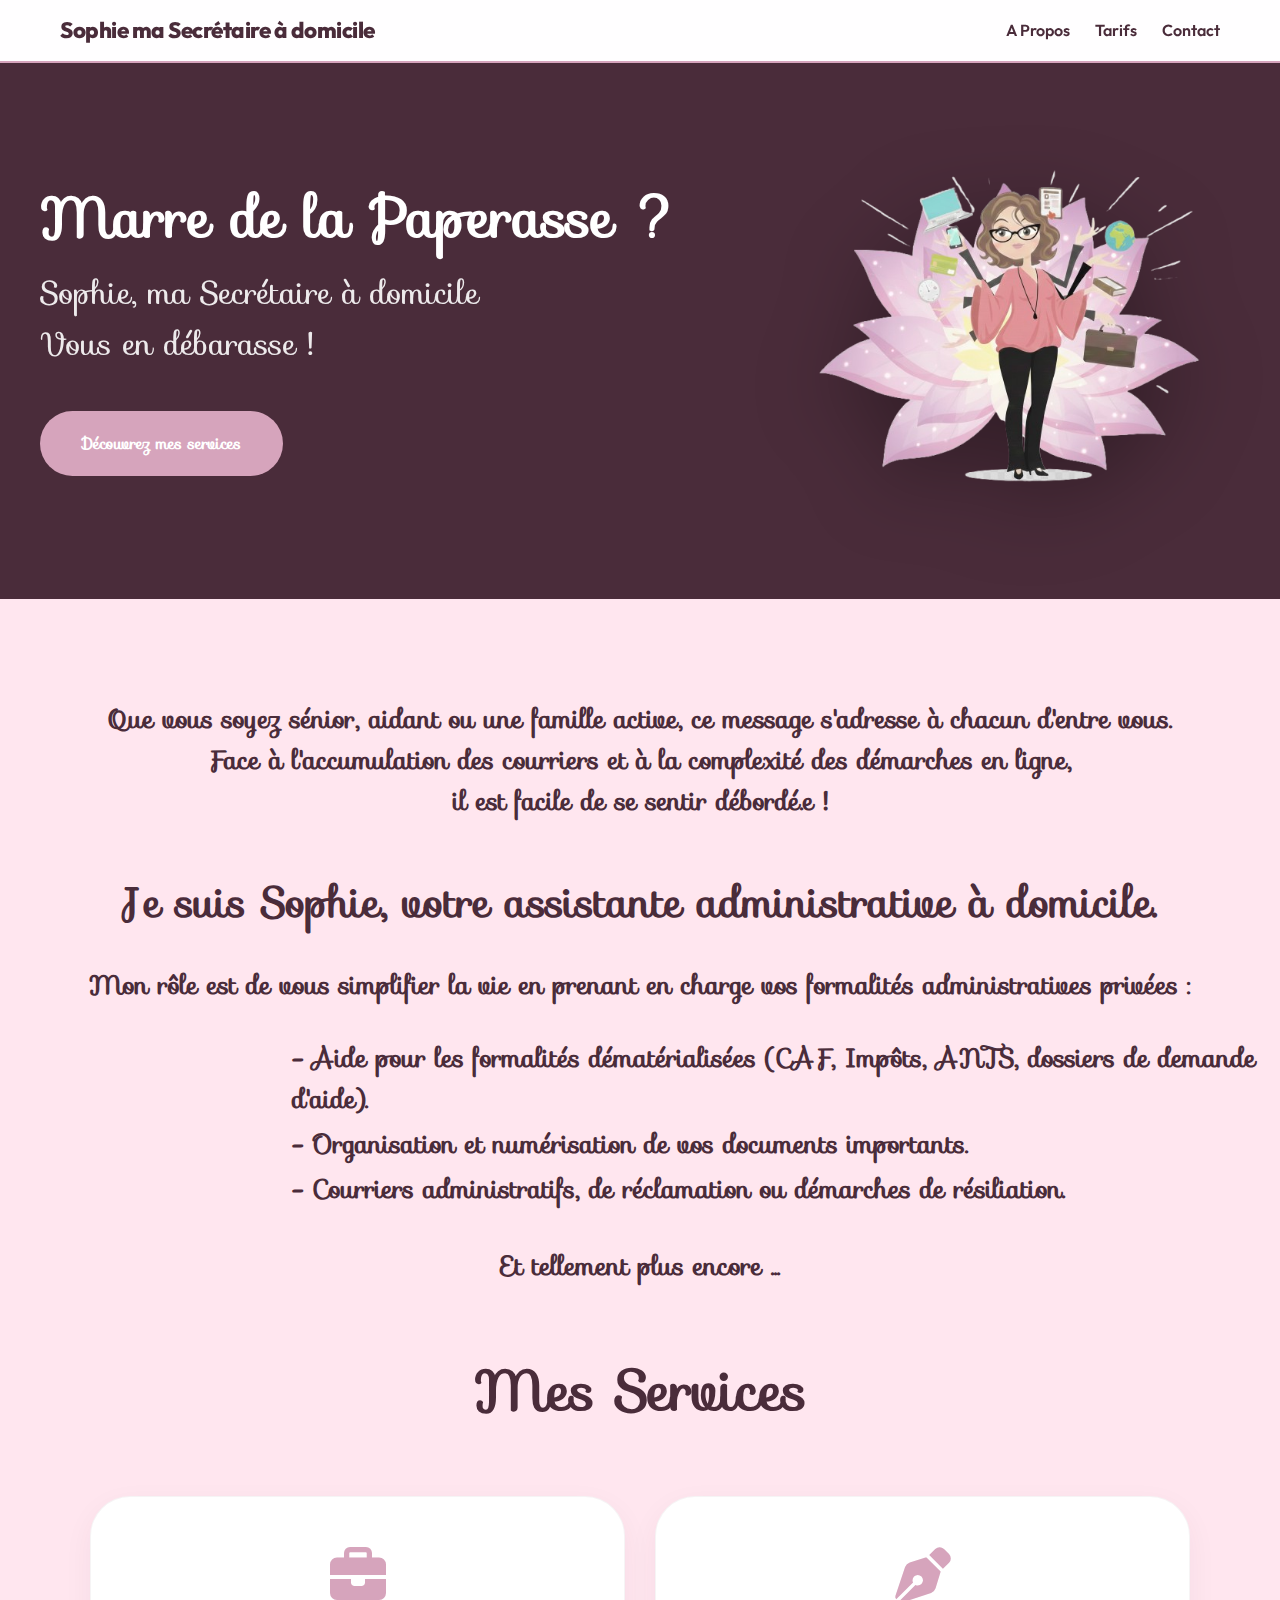
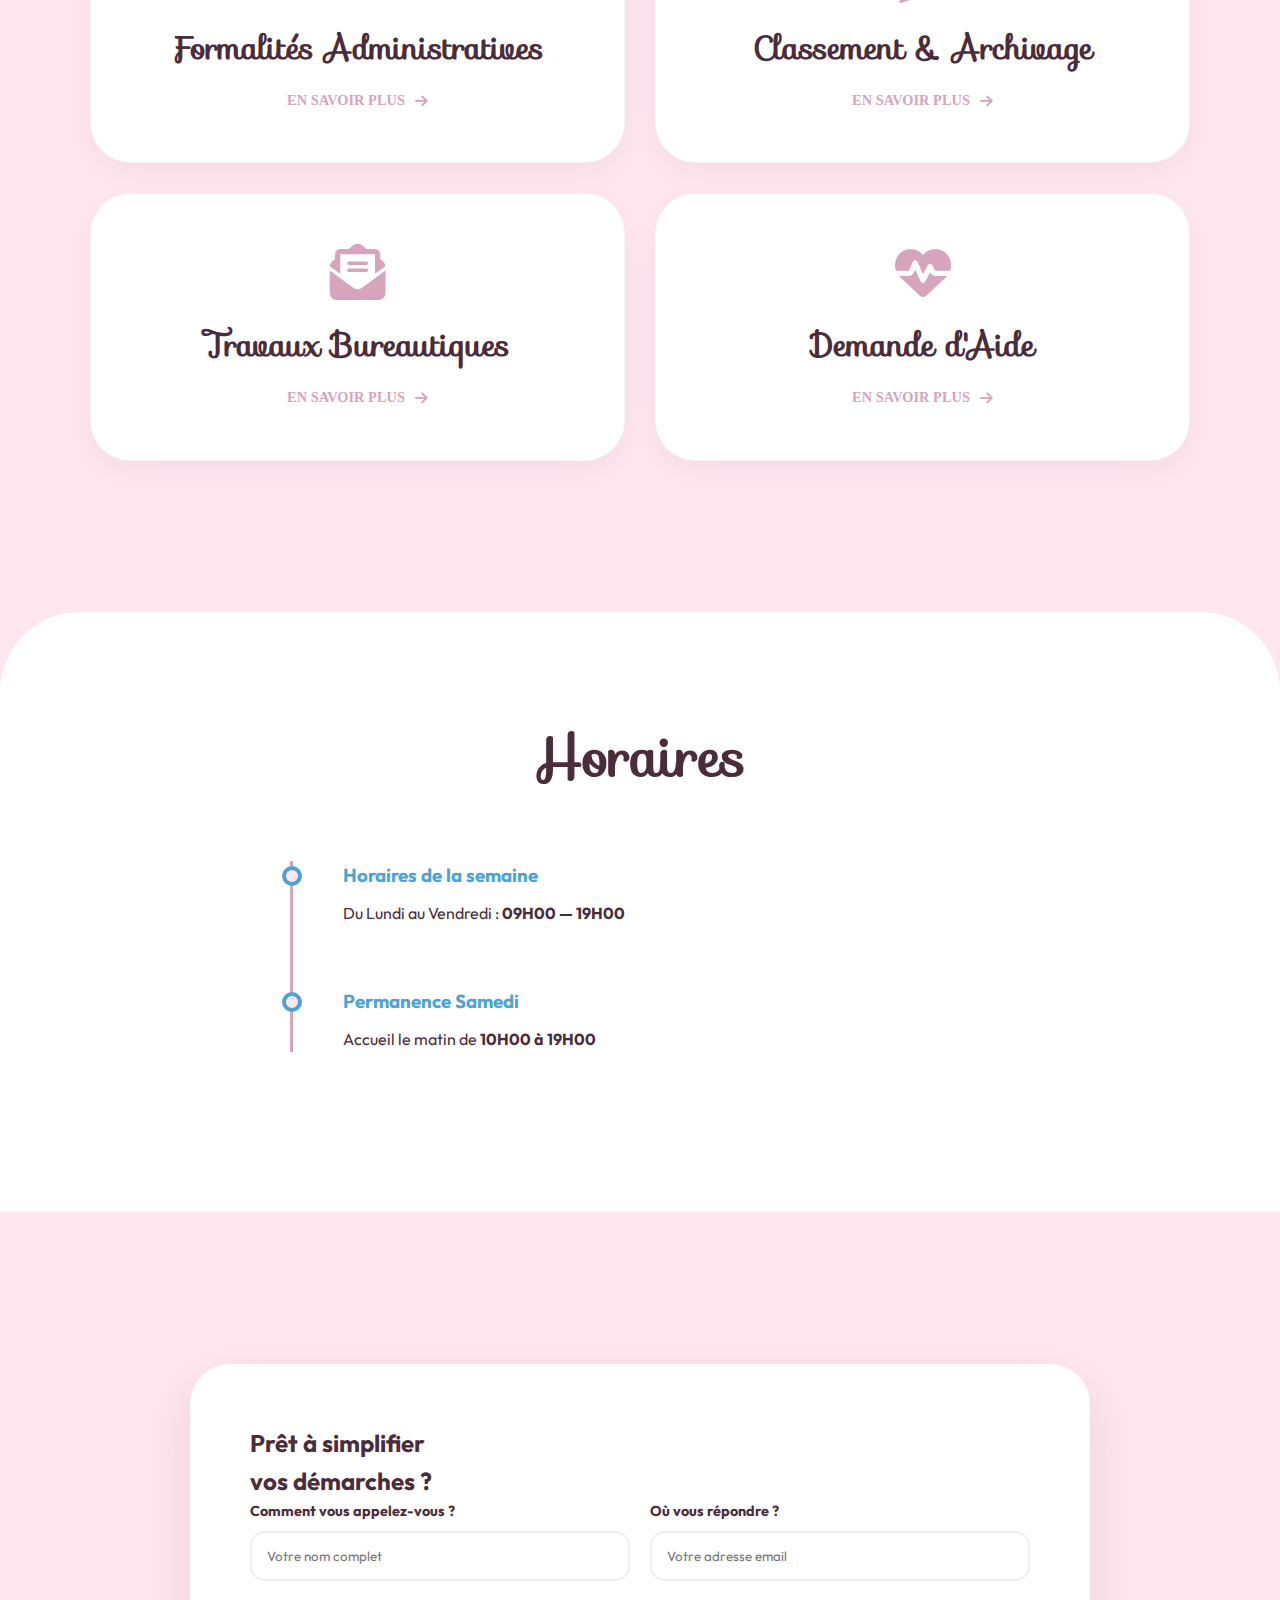
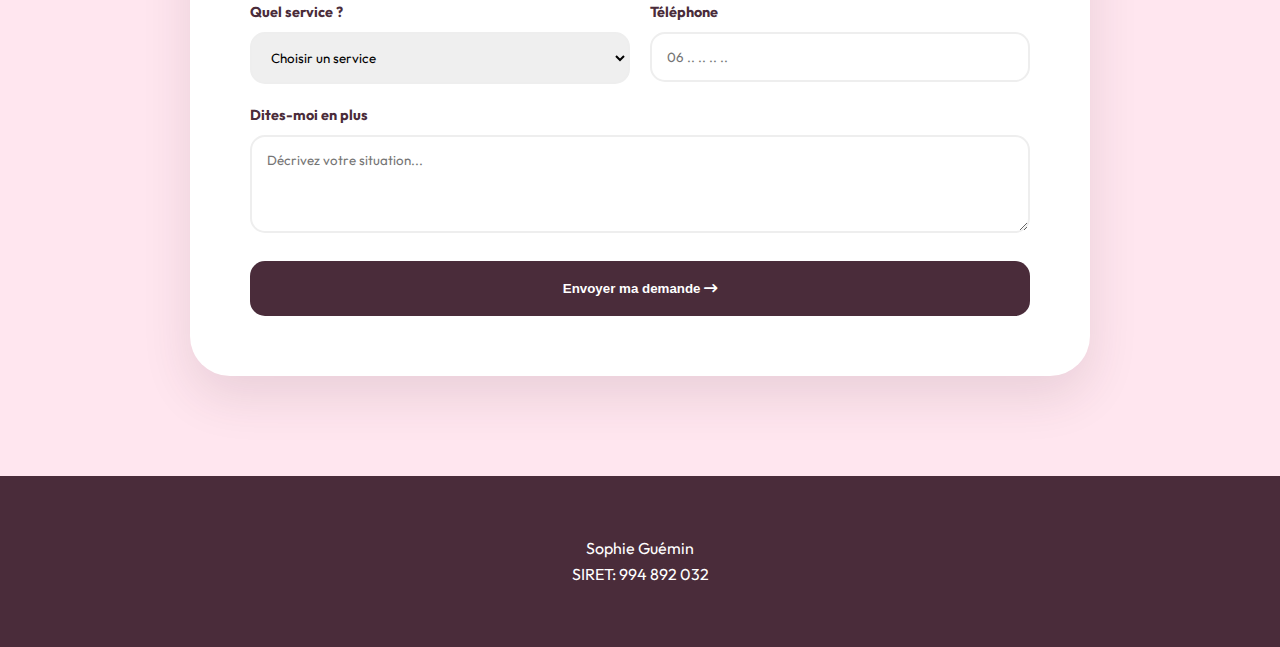
<file: index.html>
<!DOCTYPE html>
<html lang="fr">
<head>
    <meta charset="UTF-8">
    <meta name="viewport" content="width=device-width, initial-scale=1.0">
    <meta name="description" content="Sophie Secrétaire - Guichet unique pour vos démarches administratives.">
    <title>Sophie Secrétaire - Votre Guichet Unique</title>
    <link rel="stylesheet" href="https://cdnjs.cloudflare.com/ajax/libs/font-awesome/6.5.1/css/all.min.css">
    <link href="https://fonts.googleapis.com/css2?family=Outfit:wght@300;400;600;800&display=swap" rel="stylesheet">
    <style>
    @import url('https://fonts.googleapis.com/css2?family=Sofia&display=swap');
    </style>
    <link rel="stylesheet" href="style.css">
</head>
<body> 
    
    <header class="header">
        <div class="nav-container">
            <a href="#" class="logo-site">
                <span style="text-align: left;">Sophie ma Secrétaire à domicile</span>
            </a>
            <nav>
                <ul>
                    <li><a href="bio.html">A Propos</a></li>
                    <li><a href="tarif.html">Tarifs</a></li>
                    <li><a href="contact.html">Contact</a></li>
                </ul>
            </nav>
        </div>
    </header>

    <main>
        <section class="hero" id="accueil">
    <div class="hero-container">
        <div class="hero-text">
            <h1>Marre de la Paperasse ?</h1>
            <h2>Sophie, ma Secrétaire à domicile<br><span class="tab"></span>Vous en débarasse !</h2>
            <a href="#services" class="cta-button">Découvrez mes services</a>
        </div>
        
        <div class="hero-logo-container">
            <img src="/assets/logo.png" alt="Sophie Secrétaire Logo" class="main-hero-logo">
        </div>
    </div>
</section>

        <section class="section" id="services">
    <p class="section-p"><strong>Que vous soyez sénior, aidant ou une famille active, ce message s'adresse à chacun d'entre vous. <br>  Face à l'accumulation des courriers et à la complexité des démarches en ligne,<br> il est facile de se sentir débordé.e !</strong></p>
    <p class="section-hero"><strong>Je suis Sophie, votre assistante administrative à domicile.</strong></p>
    <p class="section-phrase"><strong>Mon rôle est de vous simplifier la vie en prenant en charge vos formalités administratives privées :</strong></p>
    <p class="section-li"><strong>- Aide pour les formalités dématérialisées (CAF, Impôts, ANTS, dossiers de demande d'aide).</strong></p>
    <p class="section-li"><strong>- Organisation et numérisation de vos documents importants.</strong></p>
    <p class="section-li"><strong>- Courriers administratifs, de réclamation ou démarches de résiliation.</strong></p>
        <h3 class="section-h3">Et tellement plus encore ...</h3>
    <h2 class="section-title">Mes Services</h2>
    <div class="services-grid">

        <a href="demarche.html" class="service-box">
            <div class="service-content">
                <i class="service-icon fa-solid fa-briefcase"></i>
                <h3><strong>Formalités Administratives</strong></h3>
                <span class="cta-link">En savoir plus <i class="fa-solid fa-arrow-right"></i></span>
            </div>
        </a>
        
        <a href="Archivage.html" class="service-box">
            <div class="service-content">
                <i class="service-icon fa-solid fa-pen-nib"></i>
                <h3><strong>Classement & Archivage</strong></h3>
                <span class="cta-link">En savoir plus <i class="fa-solid fa-arrow-right"></i></span>
            </div>
        </a>

        <a href="bureautiques.html" class="service-box">
            <div class="service-content">
                <i class="service-icon fa-solid fa-envelope-open-text"></i>
                <h3><strong>Travaux Bureautiques</strong></h3>
                <span class="cta-link">En savoir plus <i class="fa-solid fa-arrow-right"></i></span>
            </div>
        </a>

        
        <a href="aide.html" class="service-box">
            <div class="service-content">
                <i class="service-icon fa-solid fa-heart-pulse"></i>
                <h3>Demande d'Aide</h3>
                <span class="cta-link">En savoir plus <i class="fa-solid fa-arrow-right"></i></span>
            </div>
        </a>

    </div>
</section>

<p><br><br></p>

        <section class="section-timeline" id="infos">
    <h2 class="section-title">Horaires</h2>
    
    <div class="timeline-container">
        <div class="timeline-item">
            <div class="timeline-dot"></div>
            <div class="timeline-content">
                <h3>Horaires de la semaine</h3>
                <p>Du Lundi au Vendredi : <strong>09H00 — 19H00</strong></p>
            </div>
        </div>

        <div class="timeline-item">
            <div class="timeline-dot"></div>
            <div class="timeline-content">
                <h3>Permanence Samedi</h3>
                <p>Accueil le matin de <strong>10H00 à 19H00</strong></p>
            </div>
        </div>
    </div>
</section>

<p><br><br></p>

        <section class="section" id="contact">
            <div class="contact-form">
                <h2 id="contact-title">Prêt à simplifier <br> vos démarches ?</h2>
                
                <form class="form-grid">
                    <div class="form-group">
                        <label>Comment vous appelez-vous ?</label>
                        <input type="text" placeholder="Votre nom complet" required>
                    </div>

                    <div class="form-group">
                        <label>Où vous répondre ?</label>
                        <input type="email" placeholder="Votre adresse email" required>
                    </div>

                    <div class="form-group">
                        <label>Quel service ?</label>
                        <select required>
                            <option value="" disabled selected>Choisir un service</option>
                            <option value="redaction">Rédaction</option>
                            <option value="emploi">Emploi</option>
                            <option value="sante">Santé</option>
                            <option value="logement">Logement</option>
                        </select>
                    </div>

                    <div class="form-group">
                        <label>Téléphone</label>
                        <input type="tel" placeholder="06 .. .. .. ..">
                    </div>

                    <div class="form-group full-width">
                        <label>Dites-moi en plus</label>
                        <textarea rows="4" placeholder="Décrivez votre situation..."></textarea>
                    </div>

                    <div class="full-width">
                        <button type="submit" class="submit-button">
                            Envoyer ma demande <i class="fa-solid fa-arrow-right-long"></i>
                        </button>
                    </div>
                </form>
            </div>
        </section>
    </main>

    <footer class="footer">
        <p>Sophie Guémin</p>
        <p>SIRET: 994 892 032</p>   
    </footer>

</body>
</html>
</file>
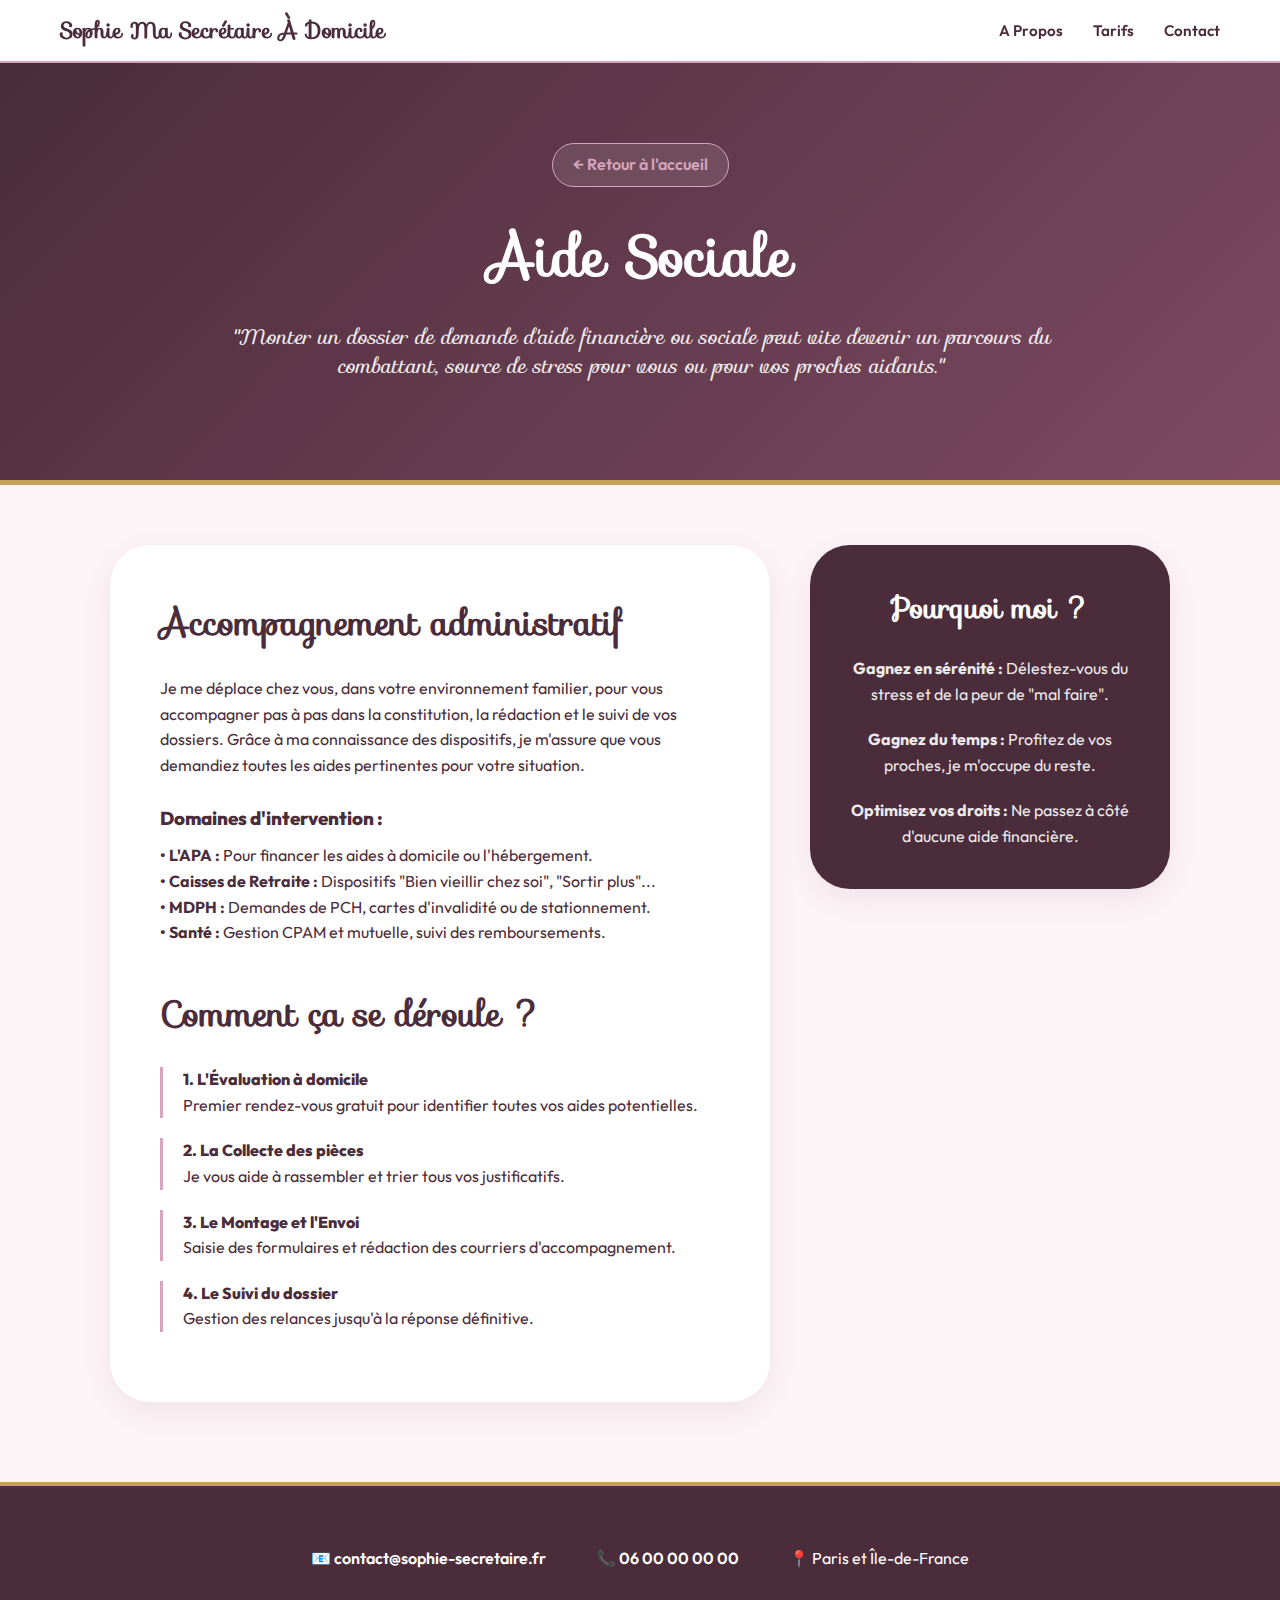
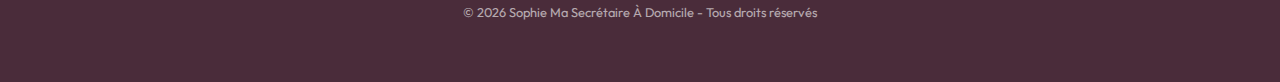
<file: aide.html>
<!DOCTYPE html>
<html lang="fr">
<head>
    <meta charset="UTF-8">
    <meta name="viewport" content="width=device-width, initial-scale=1.0">
    <title>Aide Sociale | Sophie ma Secrétaire</title>
    <style>
        /* --- Importation des polices --- */
        @import url('https://fonts.googleapis.com/css2?family=Outfit:wght@300;400;600;800&display=swap');
        @import url('https://fonts.googleapis.com/css2?family=Sofia&display=swap');

        :root {
            --main-rose: #d6a4bc;
            --light-rose: #fdf4f7;
            --accent-gold: #c5a059;
            --deep-plum: #4a2c3a;
            --white: #ffffff;
            --shadow-soft: 0 10px 30px rgba(74, 44, 58, 0.08);
            --hero-gradient: linear-gradient(135deg, #4a2c3a 0%, #7d4a61 100%);
        }

        * { margin: 0; padding: 0; box-sizing: border-box; }

        body {
            font-family: 'Outfit', sans-serif;
            background-color: var(--light-rose);
            color: var(--deep-plum);
            line-height: 1.6;
        }

        /* --- NAVIGATION --- */
        .header {
            background: rgba(255, 255, 255, 0.95);
            backdrop-filter: blur(10px);
            position: sticky;
            top: 0;
            z-index: 1000;
            border-bottom: 2px solid var(--main-rose);
            padding: 0.8rem 0;
        }

        .nav-container {
            max-width: 1200px;
            margin: 0 auto;
            display: flex;
            justify-content: space-between;
            align-items: center;
            padding: 0 20px;
        }

        .logo-site {
            text-decoration: none;
            color: var(--deep-plum);
            font-weight: 800;
            font-size: 1.4rem;
            font-family: 'Sofia', cursive;
        }

        nav ul { display: flex; list-style: none; gap: 30px; }
        nav a { text-decoration: none; color: var(--deep-plum); font-weight: 600; font-size: 0.95rem; }

        /* --- HERO SECTION --- */
        .service-hero {
            background: var(--hero-gradient);
            padding: 80px 20px;
            color: var(--white);
            text-align: center;
            border-bottom: 5px solid var(--accent-gold);
        }

        .service-hero h1 {
            font-family: 'Sofia', cursive;
            font-size: 3.5rem;
            margin-bottom: 20px;
        }

        .back-link {
            color: var(--main-rose);
            background: rgba(255, 255, 255, 0.1);
            padding: 8px 20px;
            text-decoration: none;
            border-radius: 50px;
            font-weight: 600;
            display: inline-block;
            margin-bottom: 25px;
            border: 1px solid var(--main-rose);
        }

        .container-p {
            max-width: 900px;
            margin: 20px auto;
            font-size: 1.3rem;
            opacity: 0.9;
            font-style: italic;
            font-family: 'Sofia', cursive;
            line-height: 1.4;
        }

        /* --- CONTENU PRINCIPAL --- */
        .main-content {
            max-width: 1100px;
            margin: 60px auto;
            padding: 0 20px;
            display: flex;
            gap: 40px;
            align-items: flex-start;
        }

        .info-card {
            flex: 2;
            background: var(--white);
            padding: 50px;
            border-radius: 40px;
            box-shadow: var(--shadow-soft);
        }

        .side-card {
            flex: 1;
            background: var(--deep-plum);
            color: var(--white);
            padding: 40px;
            border-radius: 40px;
            text-align: center;
            box-shadow: var(--shadow-soft);
        }

        .side-card .emoji { font-size: 3rem; margin-bottom: 20px; display: block; }

        h2 { font-family: 'Sofia', cursive; font-size: 2.2rem; margin-bottom: 25px; color: var(--deep-plum); }
        h3 { color: var(--deep-plum); margin-top: 25px; margin-bottom: 10px; font-weight: 800; }
        
        .steps { margin-top: 40px; }
        .step-item { margin-bottom: 20px; padding-left: 20px; border-left: 3px solid var(--main-rose); }
        .step-title { font-weight: 800; color: var(--deep-plum); display: block; }

        /* --- FOOTER (Infos Perso) --- */
        .footer {
            background: var(--deep-plum);
            color: var(--white);
            padding: 60px 20px;
            text-align: center;
            border-top: 4px solid var(--accent-gold);
            margin-top: 80px;
        }

        .footer-grid {
            display: flex;
            justify-content: center;
            gap: 50px;
            flex-wrap: wrap;
            margin-bottom: 30px;
        }

        .footer-item a { color: var(--white); text-decoration: none; font-weight: 600; }

        @media (max-width: 900px) {
            .main-content { flex-direction: column; }
            .service-hero h1 { font-size: 2.5rem; }
        }
    </style>
</head>
<body>

<header class="header">
    <div class="nav-container">
        <a href="index.html" class="logo-site">
            <span class="hero">Sophie Ma Secrétaire À Domicile</span>
        </a>        
        <nav>
            <ul>
                <li><a href="#">A Propos</a></li>
                <li><a href="#">Tarifs</a></li>
                <li><a href="#">Contact</a></li>
            </ul>
        </nav>
    </div>
</header>

<div class="service-hero">
    <a href="#" class="back-link", style="text-align: left;">← Retour à l'accueil</a>
    <h1>Aide Sociale</h1>
    <p class="container-p">
        "Monter un dossier de demande d'aide financière ou sociale peut vite devenir un parcours du combattant, source de stress pour vous ou pour vos proches aidants."
    </p>
</div>

<main class="main-content">
    <div class="info-card">
        <h2>Accompagnement administratif</h2>
        <p>Je me déplace chez vous, dans votre environnement familier, pour vous accompagner pas à pas dans la constitution, la rédaction et le suivi de vos dossiers. Grâce à ma connaissance des dispositifs, je m'assure que vous demandiez toutes les aides pertinentes pour votre situation.</p>

        <h3>Domaines d'intervention :</h3>
        <ul style="list-style: none; margin-top: 10px;">
            <li><strong>• L'APA :</strong> Pour financer les aides à domicile ou l'hébergement.</li>
            <li><strong>• Caisses de Retraite :</strong> Dispositifs "Bien vieillir chez soi", "Sortir plus"...</li>
            <li><strong>• MDPH :</strong> Demandes de PCH, cartes d'invalidité ou de stationnement.</li>
            <li><strong>• Santé :</strong> Gestion CPAM et mutuelle, suivi des remboursements.</li>
        </ul>

        <div class="steps">
            <h2>Comment ça se déroule ?</h2>
            <div class="step-item">
                <span class="step-title">1. L'Évaluation à domicile</span>
                Premier rendez-vous gratuit pour identifier toutes vos aides potentielles.
            </div>
            <div class="step-item">
                <span class="step-title">2. La Collecte des pièces</span>
                Je vous aide à rassembler et trier tous vos justificatifs.
            </div>
            <div class="step-item">
                <span class="step-title">3. Le Montage et l'Envoi</span>
                Saisie des formulaires et rédaction des courriers d'accompagnement.
            </div>
            <div class="step-item">
                <span class="step-title">4. Le Suivi du dossier</span>
                Gestion des relances jusqu'à la réponse définitive.
            </div>
        </div>
    </div>

    <aside class="side-card">
        <h2 style="color: white; font-size: 1.8rem;">Pourquoi moi ?</h2>
        <p style="margin-bottom: 20px; opacity: 0.9;"><strong>Gagnez en sérénité :</strong> Délestez-vous du stress et de la peur de "mal faire".</p>
        <p style="margin-bottom: 20px; opacity: 0.9;"><strong>Gagnez du temps :</strong> Profitez de vos proches, je m'occupe du reste.</p>
        <p style="opacity: 0.9;"><strong>Optimisez vos droits :</strong> Ne passez à côté d'aucune aide financière.</p>
    </aside>
</main>

<footer class="footer">
    <div class="footer-grid">
        <div class="footer-item">📧 <a href="mailto:contact@sophie-secretaire.fr">contact@sophie-secretaire.fr</a></div>
        <div class="footer-item">📞 <a href="tel:+33600000000">06 00 00 00 00</a></div>
        <div class="footer-item">📍 Paris et Île-de-France</div>
    </div>
    <p style="opacity: 0.6; font-size: 0.8rem;">&copy; 2026 Sophie Ma Secrétaire À Domicile - Tous droits réservés</p>
</footer>

</body>
</html>
</file>
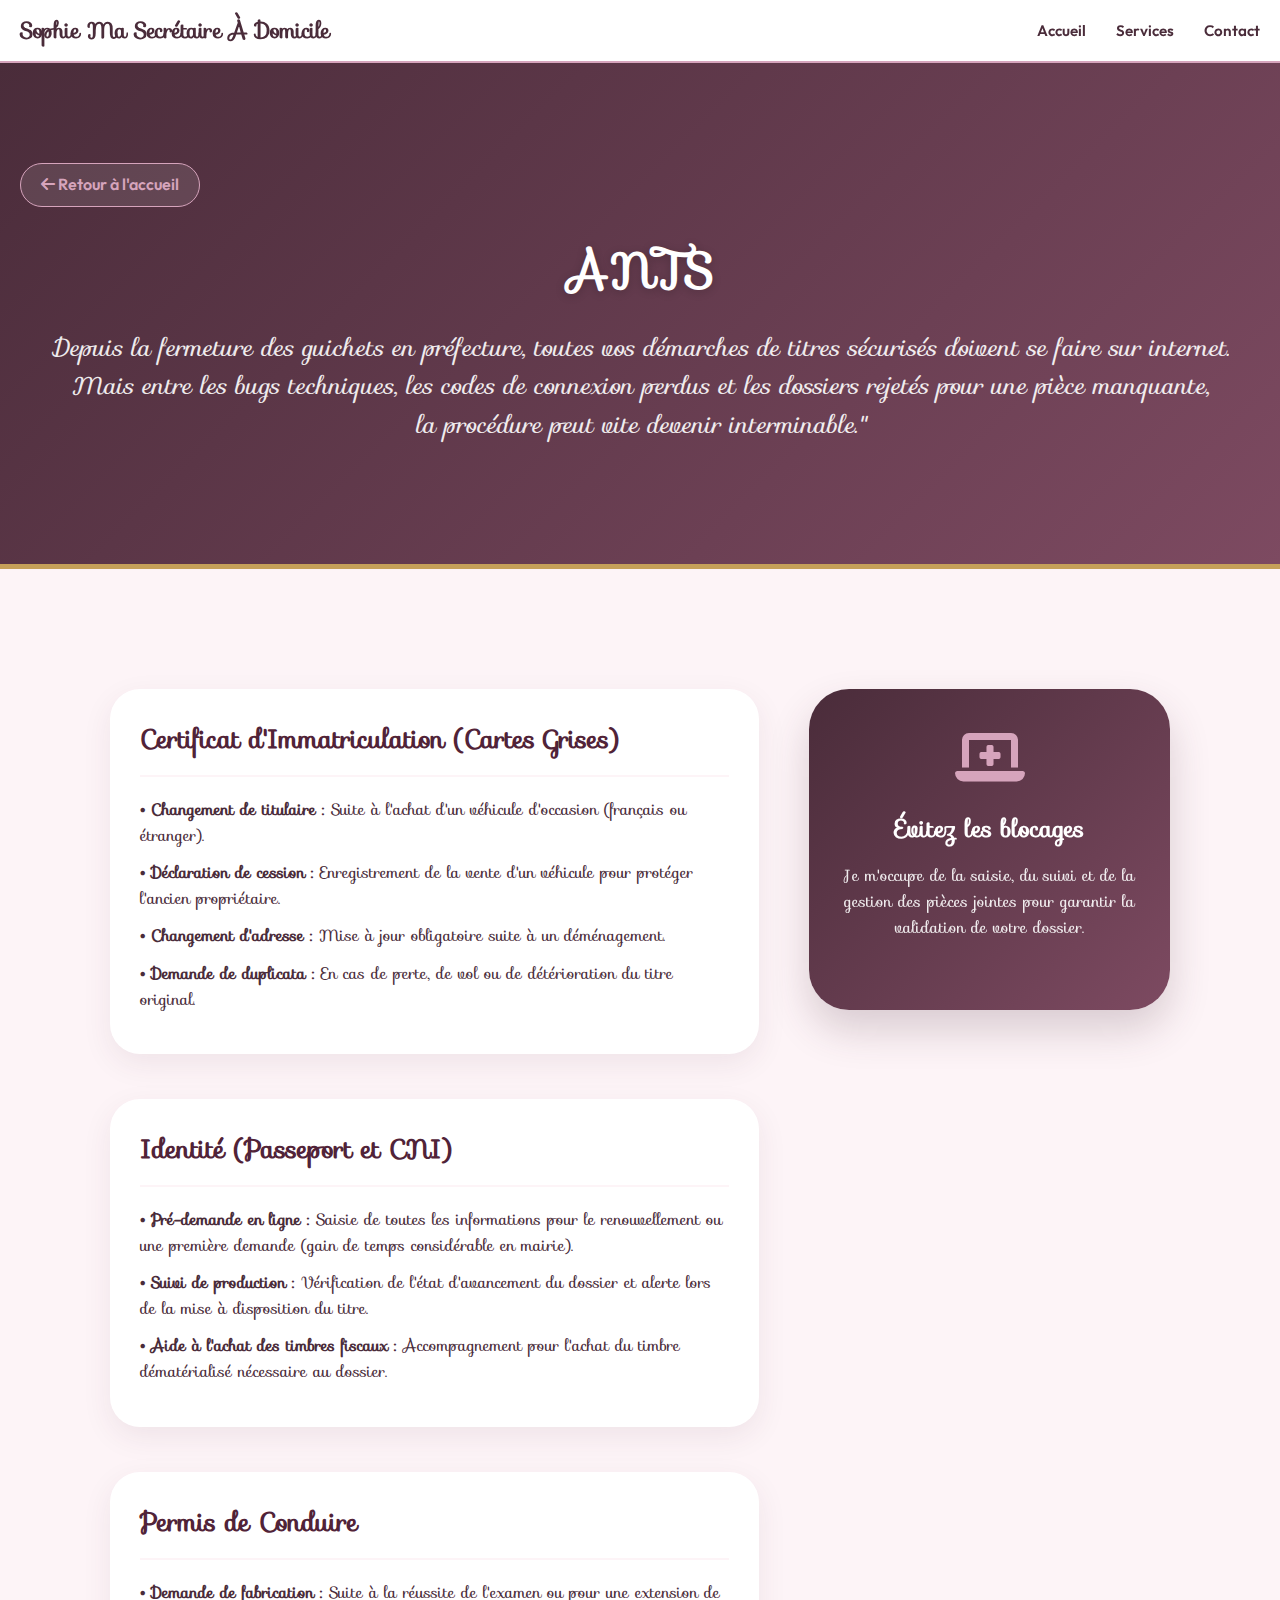
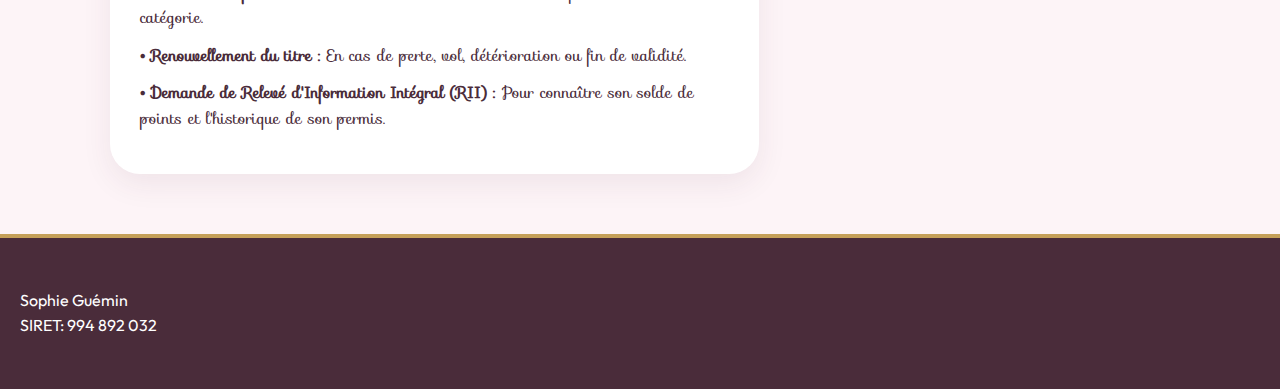
<file: ants.html>
<!DOCTYPE html>
<html lang="fr">
<head>
    <meta charset="UTF-8">
    <meta name="viewport" content="width=device-width, initial-scale=1.0">
    <title>ANTS & Titres Sécurisés - Sophie Secrétaire</title>
    <link rel="stylesheet" href="https://cdnjs.cloudflare.com/ajax/libs/font-awesome/6.5.1/css/all.min.css">
    <style>
    @import url('https://fonts.googleapis.com/css2?family=Sofia&display=swap');
    </style>
    <link rel="stylesheet" href="style_sous_site.css">
</head>
<body>

    <header class="header">
        <div class="nav-container">
            <a href="index.html" class="logo-site">
                <span style="font-family: 'sofia', cursive;">Sophie Ma Secrétaire À Domicile</span>
            </a>
            <nav>
                <ul>
                    <li><a href="index.html">Accueil</a></li>
                    <li><a href="index.html#services">Services</a></li>
                    <li><a href="index.html#contact">Contact</a></li>
                </ul>
            </nav>
        </div>
    </header>

    <main class="service-page">
        <section class="service-hero">
            <div class="container">
                <a href="index.html#services" class="back-link"><i class="fa-solid fa-arrow-left"></i> Retour à l'accueil</a>
                <h1 style="font-family: 'sofia', cursive; text-align:center;">ANTS</h1>
                <p class="container-p">
                    Depuis la fermeture des guichets en préfecture, toutes vos démarches de titres sécurisés doivent se faire sur internet.<br> Mais entre les bugs techniques, les codes de connexion perdus et les dossiers rejetés pour une pièce manquante, <br>la procédure peut vite devenir interminable."
                </p>
            </div>
        </section>

        <section class="service-details">
            <div class="container" style="max-width: 1100px; margin: 0 auto; padding: 60px 20px;">
                <div class="content-grid" style="display: grid; grid-template-columns: 1.8fr 1fr; gap: 50px; align-items: start;">
                    
                    <div class="text-block">
                        <div class="service-category" style="margin-bottom: 45px; background: white; padding: 30px; border-radius: 30px; box-shadow: var(--shadow-soft);">
                            <h2 style="color: #512338; border-bottom: 2px solid var(--light-rose); padding-bottom: 15px; margin-bottom: 20px; font-size: 1.6rem;font-family: 'sofia', cursive; ">
                                Certificat d'Immatriculation (Cartes Grises)
                            </h2>
                            <ul style="list-style: none; padding: 0; font-family: 'sofia', cursive;">
                                <li style="margin-bottom: 12px;"><strong>• Changement de titulaire :</strong> Suite à l'achat d'un véhicule d'occasion (français ou étranger).</li>
                                <li style="margin-bottom: 12px;"><strong>• Déclaration de cession :</strong> Enregistrement de la vente d'un véhicule pour protéger l'ancien propriétaire.</li>
                                <li style="margin-bottom: 12px;"><strong>• Changement d'adresse :</strong> Mise à jour obligatoire suite à un déménagement.</li>
                                <li style="margin-bottom: 12px;"><strong>• Demande de duplicata :</strong> En cas de perte, de vol ou de détérioration du titre original.</li>
                            </ul>
                        </div>

                        <div class="service-category" style="margin-bottom: 45px; background: white; padding: 30px; border-radius: 30px; box-shadow: var(--shadow-soft);">
                            <h2 style="color: #512338; border-bottom: 2px solid var(--light-rose); padding-bottom: 15px; margin-bottom: 20px; font-size: 1.6rem; font-family: 'sofia', cursive;">
                                Identité (Passeport et CNI)
                            </h2>
                            <ul style="list-style: none; padding: 0; font-family: 'sofia' , cursive;">
                                <li style="margin-bottom: 12px;"><strong>• Pré-demande en ligne :</strong> Saisie de toutes les informations pour le renouvellement ou une première demande (gain de temps considérable en mairie).</li>
                                <li style="margin-bottom: 12px;"><strong>• Suivi de production :</strong> Vérification de l'état d'avancement du dossier et alerte lors de la mise à disposition du titre.</li>
                                <li style="margin-bottom: 12px;"><strong>• Aide à l'achat des timbres fiscaux :</strong> Accompagnement pour l'achat du timbre dématérialisé nécessaire au dossier.</li>
                            </ul>
                        </div>

                        <div class="service-category" style="background: white; padding: 30px; border-radius: 30px; box-shadow: var(--shadow-soft);">
                            <h2 style="color: #512338; border-bottom: 2px solid var(--light-rose); padding-bottom: 15px; margin-bottom: 20px; font-size: 1.6rem; font-family: 'sofia', cursive;">
                                Permis de Conduire
                            </h2>
                            <ul style="list-style: none; padding: 0; font-family: 'sofia', cursive;">
                                <li style="margin-bottom: 12px;"><strong>• Demande de fabrication :</strong> Suite à la réussite de l'examen ou pour une extension de catégorie.</li>
                                <li style="margin-bottom: 12px;"><strong>• Renouvellement du titre :</strong> En cas de perte, vol, détérioration ou fin de validité.</li>
                                <li style="margin-bottom: 12px;"><strong>• Demande de Relevé d'Information Intégral (RII) :</strong> Pour connaître son solde de points et l'historique de son permis.</li>
                            </ul>
                        </div>
                    </div>

                    <aside class="info-aside" style="position: sticky; top: 120px;">
                        <div class="sticky-card" style="background: var(--hero-gradient); color: white; padding: 40px 30px; border-radius: 40px; text-align: center; box-shadow: 0 20px 40px rgba(74, 44, 58, 0.2);">
                            <i class="fa-solid fa-laptop-medical" style="font-size: 3.5rem; margin-bottom: 25px; display: block; color: var(--main-rose);"></i>
                            <h3 style="font-size: 1.5rem; margin-bottom: 15px; color: white; font-family: 'sofia', cursive;">Évitez les blocages</h3>
                            <p style="font-weight: 300; opacity: 0.9; margin-bottom: 30px; line-height: 1.6; font-family: 'sofia', cursive;">
                                Je m'occupe de la saisie, du suivi et de la gestion des pièces jointes pour garantir la validation de votre dossier.
                            </p>
                        </div>
                    </aside>

                </div>
            </div>
        </section>
    </main>

    <footer class="footer" style="text-align: left;">
        <p>Sophie Guémin</p>
        <p>SIRET: 994 892 032</p>   
    </footer>

</body>
</html>
</file>
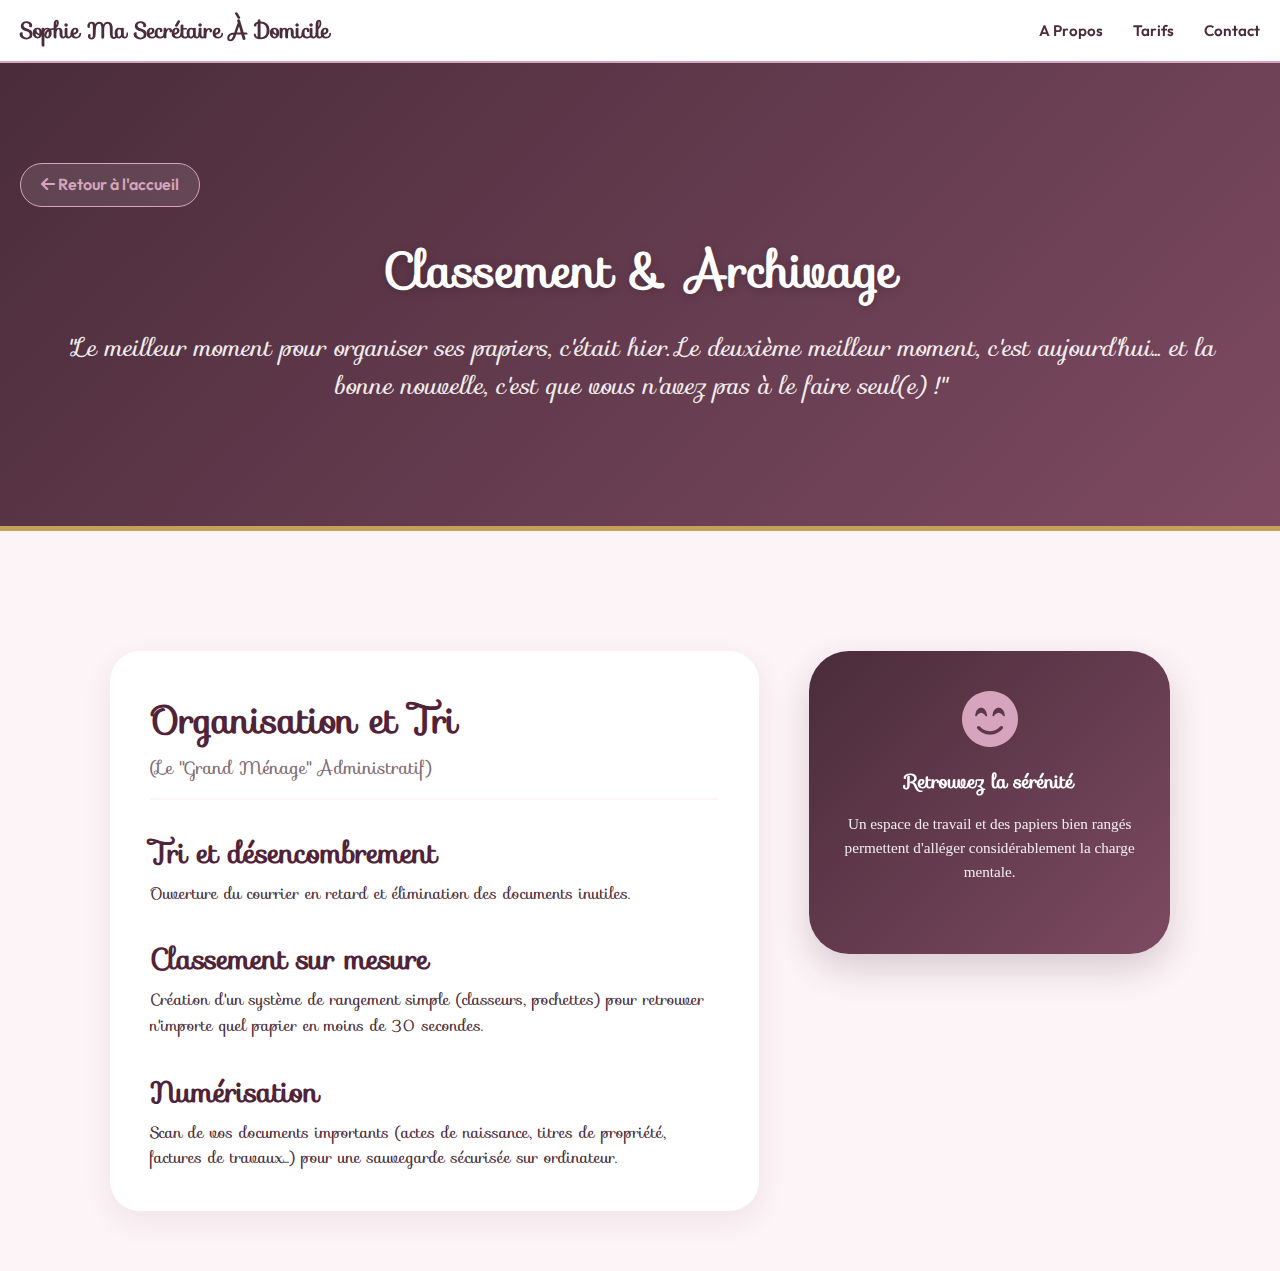
<file: Archivage.html>
<!DOCTYPE html>
<html lang="fr">
<head>
    <meta charset="UTF-8">
    <meta name="viewport" content="width=device-width, initial-scale=1.0">
    <title>Classement & Archivage - Sophie Secrétaire</title>
    <link rel="stylesheet" href="https://cdnjs.cloudflare.com/ajax/libs/font-awesome/6.5.1/css/all.min.css">
    <style>
    @import url('https://fonts.googleapis.com/css2?family=Sofia&display=swap');
    </style>
    <link rel="stylesheet" href="style_sous_site.css"> </head>
<body>

    <header class="header">
        <div class="nav-container">
            <a href="index.html" class="logo-site" style="font-family: 'sofia', cursive;">
                <span>Sophie Ma Secrétaire À Domicile</span>
            </a>
            <nav>
                <ul>
                    <li><a href="bio.html">A Propos</a></li>
                    <li><a href="tarif.html">Tarifs</a></li>
                    <li><a href="#contact">Contact</a></li>
                </ul>
            </nav>
        </div>
    </header>

    <main class="service-page">
        <section class="service-hero">
            <div class="container">
                <a href="index.html#services" class="back-link"><i class="fa-solid fa-arrow-left"></i> Retour à l'accueil</a>
                <h1 style="text-align: center; font-family: 'sofia', cursive;">Classement & Archivage</h1>
                <p class="container-p">
                    "Le meilleur moment pour organiser ses papiers, c'était hier. Le deuxième meilleur moment, c'est aujourd'hui... et la bonne nouvelle, c'est que vous n'avez pas à le faire seul(e) !"
                </p>
            </div>
        </section>

        <section class="service-details">
            <div class="container" style="max-width: 1100px; margin: 0 auto; padding: 60px 20px;">
                <div class="content-grid" style="display: grid; grid-template-columns: 1.8fr 1fr; gap: 50px; align-items: start;">
                    
                    <div class="text-block">
                        <div class="service-category" style="background: white; padding: 40px; border-radius: 30px; box-shadow: var(--shadow-soft);">
                            <h2 style="color: #512338; border-bottom: 2px solid var(--light-rose); padding-bottom: 15px; margin-bottom: 30px; font-size: 2.3rem;font-family: 'sofia', cursive;">
                                Organisation et Tri 
                                <span style="font-size: 1.1rem; display: block; font-weight: 400; color: var(--deep-plum); opacity: 0.7; margin-top: 5px;">
                                    (Le "Grand Ménage" Administratif)
                                </span>
                            </h2>
                            
                            <ul style="list-style: none; padding: 0;">
                                <li style="margin-bottom: 30px; display: flex; gap: 20px; align-items: flex-start;">
                                    <div style="font-family: 'sofia', cursive;">
                                        <strong style="font-size: 1.8rem; display: block; margin-bottom: 5px;color: #512338;">Tri et désencombrement</strong>
                                        Ouverture du courrier en retard et élimination des documents inutiles.
                                    </div>
                                </li>

                                <li style="margin-bottom: 30px; display: flex; gap: 20px; align-items: flex-start;">
                                    <div style="font-family: 'sofia', cursive;">
                                        <strong style="font-size: 1.8rem; display: block; margin-bottom: 5px; color: #512338;">Classement sur mesure</strong>
                                        Création d'un système de rangement simple (classeurs, pochettes) pour retrouver n'importe quel papier en moins de 30 secondes.
                                    </div>
                                </li>

                                <li style="display: flex; gap: 20px; align-items: flex-start;">
                                    <div style="font-family: 'sofia', cursive;">
                                        <strong style="font-size: 1.8rem; display: block; margin-bottom: 5px; color: #512338;">Numérisation</strong>
                                        Scan de vos documents importants (actes de naissance, titres de propriété, factures de travaux...) pour une sauvegarde sécurisée sur ordinateur.
                                    </div>
                                </li>
                            </ul>
                        </div>
                    </div>

                    <aside class="info-aside" style="position: sticky; top: 120px;">
                        <div class="sticky-card" style="background: var(--hero-gradient); color: white; padding: 40px 30px; border-radius: 40px; text-align: center; box-shadow: 0 15px 35px rgba(74, 44, 58, 0.2);">
                            <i class="fa-solid fa-face-smile-beam" style="font-size: 3.5rem; margin-bottom: 20px; color: var(--main-rose); display: block;"></i>
                            <h3 style="color: white; margin-bottom: 15px;font-family: 'sofia', cursive ;">Retrouvez la sérénité</h3>
                            <p style="font-weight: 300; opacity: 0.9; margin-bottom: 30px; font-size: 0.95rem; line-height: 1.6; font-family: 'sofia sans', cursive;">
                                Un espace de travail et des papiers bien rangés permettent d'alléger considérablement la charge mentale.
                            </p>
                            <a href="index.html#contact" class="
</file>
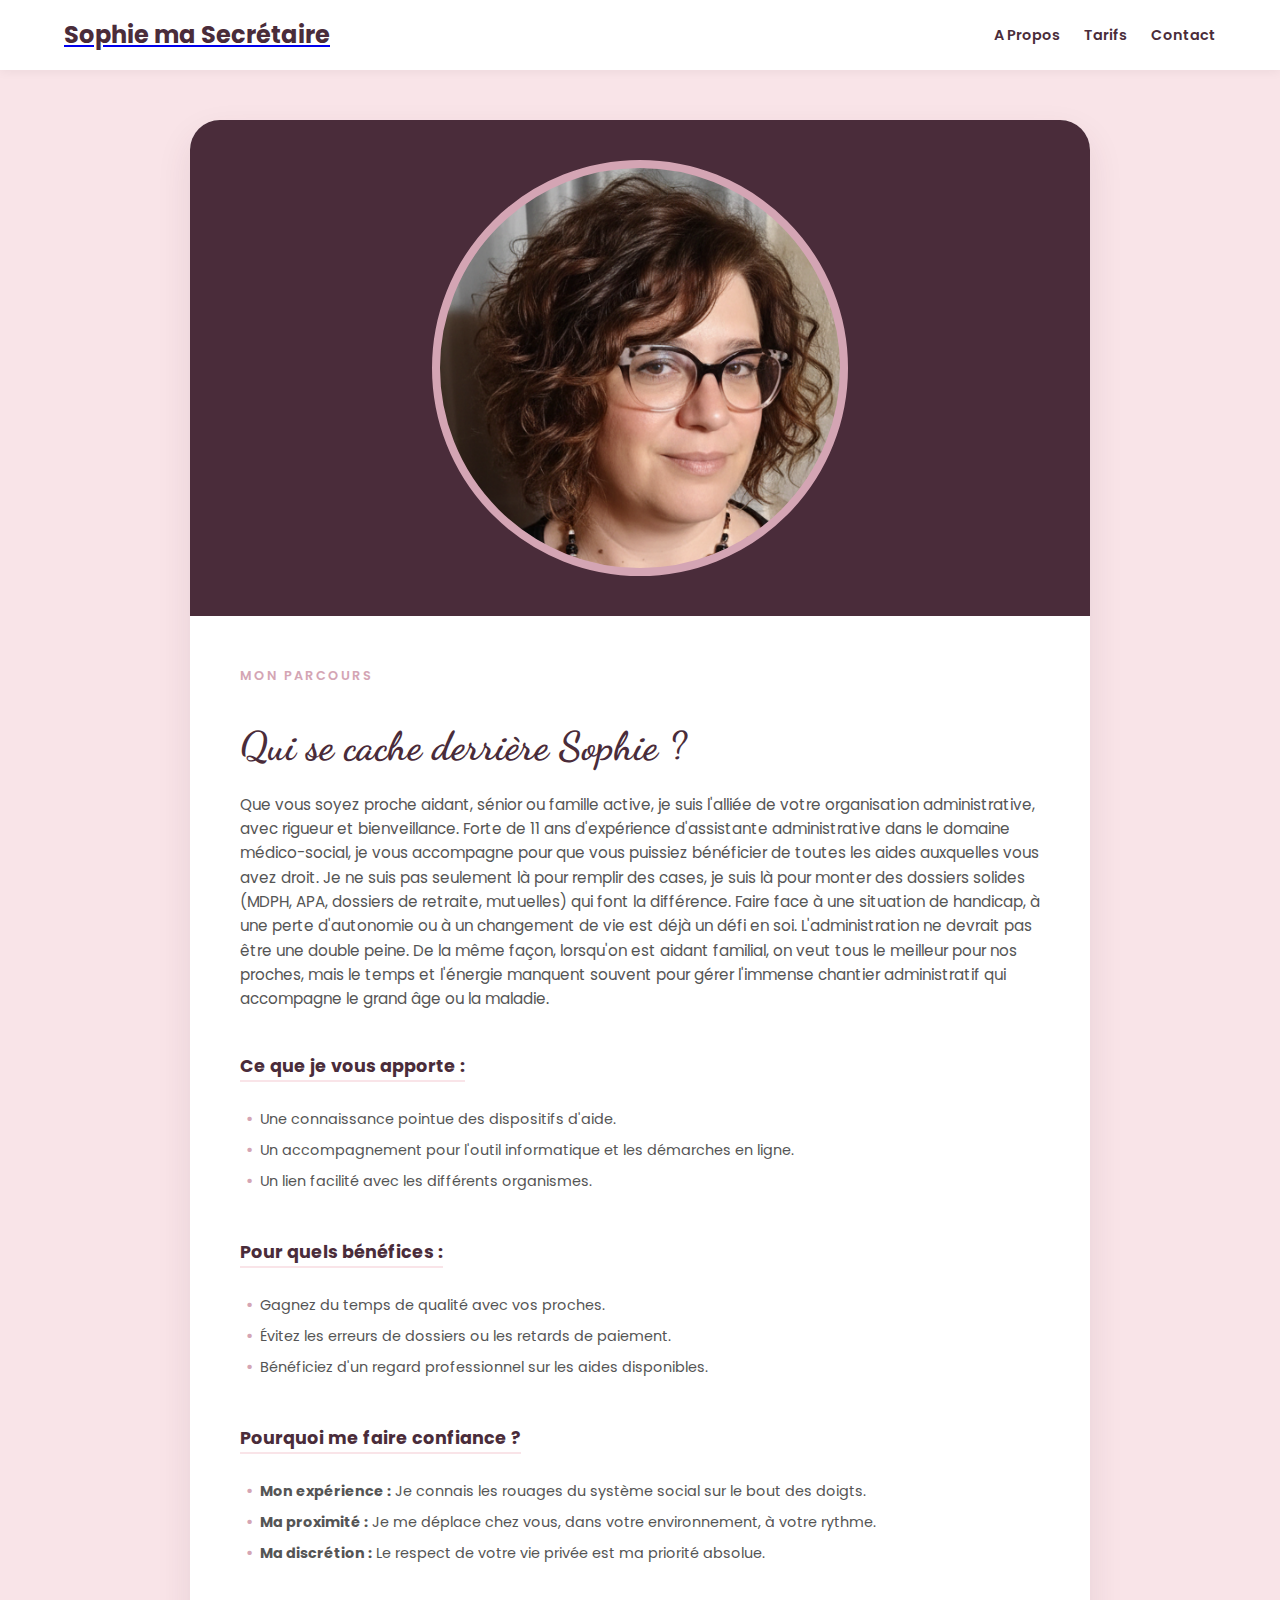
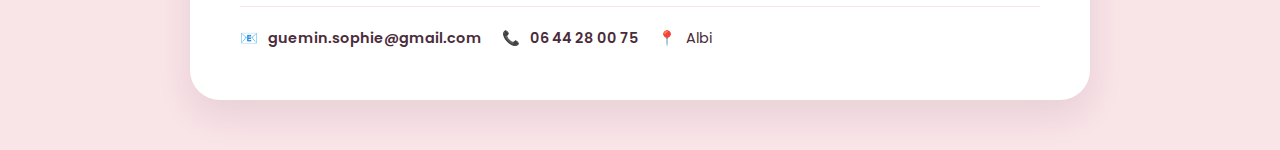
<file: bio.html>
<!DOCTYPE html>
<html lang="fr">
<head>
    <meta charset="UTF-8">
    <meta name="viewport" content="width=device-width, initial-scale=1.0">
    <title>Biographie | Sophie ma Secrétaire</title>
    <link href="https://fonts.googleapis.com/css2?family=Dancing+Script:wght@600&family=Poppins:wght@300;400;600&display=swap" rel="stylesheet">
    <style>
        :root {
            --plum-dark: #4a2c3a;
            --pink-soft: #f9e4e8;
            --pink-accent: #d4a5b4;
            --white: #ffffff;
            --text-dark: #333;
        }

        body {
            margin: 0;
            padding: 0;
            font-family: 'Poppins', sans-serif;
            background-color: var(--pink-soft);
            color: var(--text-dark);
            line-height: 1.6;
        }

        /* Header */
        header {
            background-color: var(--white);
            padding: 1rem 5%;
            display: flex;
            justify-content: space-between;
            align-items: center;
            box-shadow: 0 2px 10px rgba(0,0,0,0.05);
        }

        .logo {
            font-family: 'Poppins', sans-serif;
            font-size: 1.5rem;
            color: var(--plum-dark);
            font-weight: bold;
        }

        nav a {
            text-decoration: none;
            color: var(--plum-dark);
            margin-left: 20px;
            font-size: 0.9rem;
            font-weight: 600;
        }

        /* Hero Section Bio */
        .bio-container {
            max-width: 900px;
            margin: 50px auto;
            background: var(--white);
            border-radius: 30px;
            overflow: hidden;
            box-shadow: 0 15px 35px rgba(74, 44, 58, 0.1);
            display: flex;
            flex-wrap: wrap;
        }

        .bio-image {
            flex: 1 1 350px;
            background-color: var(--plum-dark);
            display: flex;
            align-items: center;
            justify-content: center;
            padding: 40px;
            min-height: 400px;
        }

        .avatar-placeholder {
            width: 400px;
            height: 400px;
            background: url('assets/photoBio.png') no-repeat center;
            background-size: cover;
            border-radius: 50%;
            border: 8px solid var(--pink-accent);
        }

        .bio-content {
            flex: 1 1 450px;
            padding: 50px;
        }

        h1 {
            font-family: 'Dancing Script', cursive;
            color: var(--plum-dark);
            font-size: 2.5rem;
            margin-bottom: 10px;
        }

        h2 {
            color: var(--plum-dark);
            font-size: 1.1rem;
            margin-top: 25px;
            margin-bottom: 10px;
            border-bottom: 2px solid var(--pink-soft);
            display: inline-block;
        }

        .subtitle {
            color: var(--pink-accent);
            text-transform: uppercase;
            letter-spacing: 2px;
            font-weight: 600;
            font-size: 0.8rem;
            margin-bottom: 20px;
            display: block;
        }

        .bio-text p {
            margin-bottom: 15px;
            font-size: 0.95rem;
            color: #555;
        }

        .bio-text ul {
            padding-left: 20px;
            margin-bottom: 20px;
            list-style-type: none;
        }

        .bio-text ul li {
            font-size: 0.9rem;
            color: #555;
            margin-bottom: 8px;
            position: relative;
        }

        .bio-text ul li::before {
            content: "•";
            color: var(--pink-accent);
            font-weight: bold;
            display: inline-block;
            width: 1em;
            margin-left: -1em;
        }

        /* Bouton */
        .btn-contact {
            display: inline-block;
            margin-top: 20px;
            padding: 12px 30px;
            background-color: var(--pink-accent);
            color: white;
            text-decoration: none;
            border-radius: 50px;
            transition: transform 0.3s ease;
        }

        .btn-contact:hover {
            transform: scale(1.05);
            background-color: var(--plum-dark);
        }

        /* Responsive */
        @media (max-width: 768px) {
            .bio-container { margin: 20px; }
            .bio-content { padding: 30px; }
        }

        .info-item {
            display: flex;
            align-items: center;
            gap: 10px;
            font-size: 0.9rem;
            color: var(--plum-dark);
        }

        .info-item a {
            color: var(--plum-dark);
            text-decoration: none;
            font-weight: 600;
            transition: color 0.3s;
        }

        .info-item a:hover {
            color: var(--pink-accent);
        }

        .footer-info {
            margin-top: 40px;
            padding-top: 20px;
            border-top: 1px solid var(--pink-soft);
            display: flex;
            justify-content: flex-start;
            gap: 20px;
            flex-wrap: wrap;
        }
    </style>
</head>
<body>

<header>
    <a href="index.html">
    <div class="logo">Sophie ma Secrétaire</div>
    </a>
        <nav>
        <a href="#">A Propos</a>
        <a href="#">Tarifs</a>
        <a href="#">Contact</a>
    </nav>
</header>

<main>
    <section class="bio-container">
        <div class="bio-image">
            <div class="avatar-placeholder"></div>
        </div>

        <div class="bio-content">
            <span class="subtitle">Mon Parcours</span>
            <h1>Qui se cache derrière Sophie ?</h1>
            
            <div class="bio-text">
                <p>Que vous soyez proche aidant, sénior ou famille active, je suis l'alliée de votre organisation administrative, avec rigueur et bienveillance. Forte de 11 ans d'expérience d'assistante administrative dans le domaine médico-social, je vous accompagne pour que vous puissiez bénéficier de toutes les aides auxquelles vous avez droit. Je ne suis pas seulement là pour remplir des cases, je suis là pour monter des dossiers solides (MDPH, APA, dossiers de retraite, mutuelles) qui font la différence. Faire face à une situation de handicap, à une perte d'autonomie ou à un changement de vie est déjà un défi en soi. L'administration ne devrait pas être une double peine. De la même façon, lorsqu'on est aidant familial, on veut tous le meilleur pour nos proches, mais le temps et l'énergie manquent souvent pour gérer l'immense chantier administratif qui accompagne le grand âge ou la maladie.</p>

                <h2>Ce que je vous apporte :</h2>
                <ul>
                    <li>Une connaissance pointue des dispositifs d'aide.</li>
                    <li>Un accompagnement pour l'outil informatique et les démarches en ligne.</li>
                    <li>Un lien facilité avec les différents organismes.</li>
                </ul>

                <h2>Pour quels bénéfices :</h2>
                <ul>
                    <li>Gagnez du temps de qualité avec vos proches.</li>
                    <li>Évitez les erreurs de dossiers ou les retards de paiement.</li>
                    <li>Bénéficiez d'un regard professionnel sur les aides disponibles.</li>
                </ul>

                <h2>Pourquoi me faire confiance ?</h2>
                <ul>
                    <li><strong>Mon expérience :</strong> Je connais les rouages du système social sur le bout des doigts.</li>
                    <li><strong>Ma proximité :</strong> Je me déplace chez vous, dans votre environnement, à votre rythme.</li>
                    <li><strong>Ma discrétion :</strong> Le respect de votre vie privée est ma priorité absolue.</li>
                </ul>
            </div>

            <div class="footer-info">
                <div class="info-item">
                    <span>📧</span>
                    <a href="mailto:guemin.sophie@gmail.com">guemin.sophie@gmail.com</a>
                </div>
                <div class="info-item">
                    <span>📞</span>
                    <a href="tel:+33644280075">06 44 28 00 75</a>
                </div>
                <div class="info-item">
                    <span>📍</span>
                    <span>Albi</span>
                </div>
            </div>
        </div>
    </section>
</main>

</body>
</html>
</file>
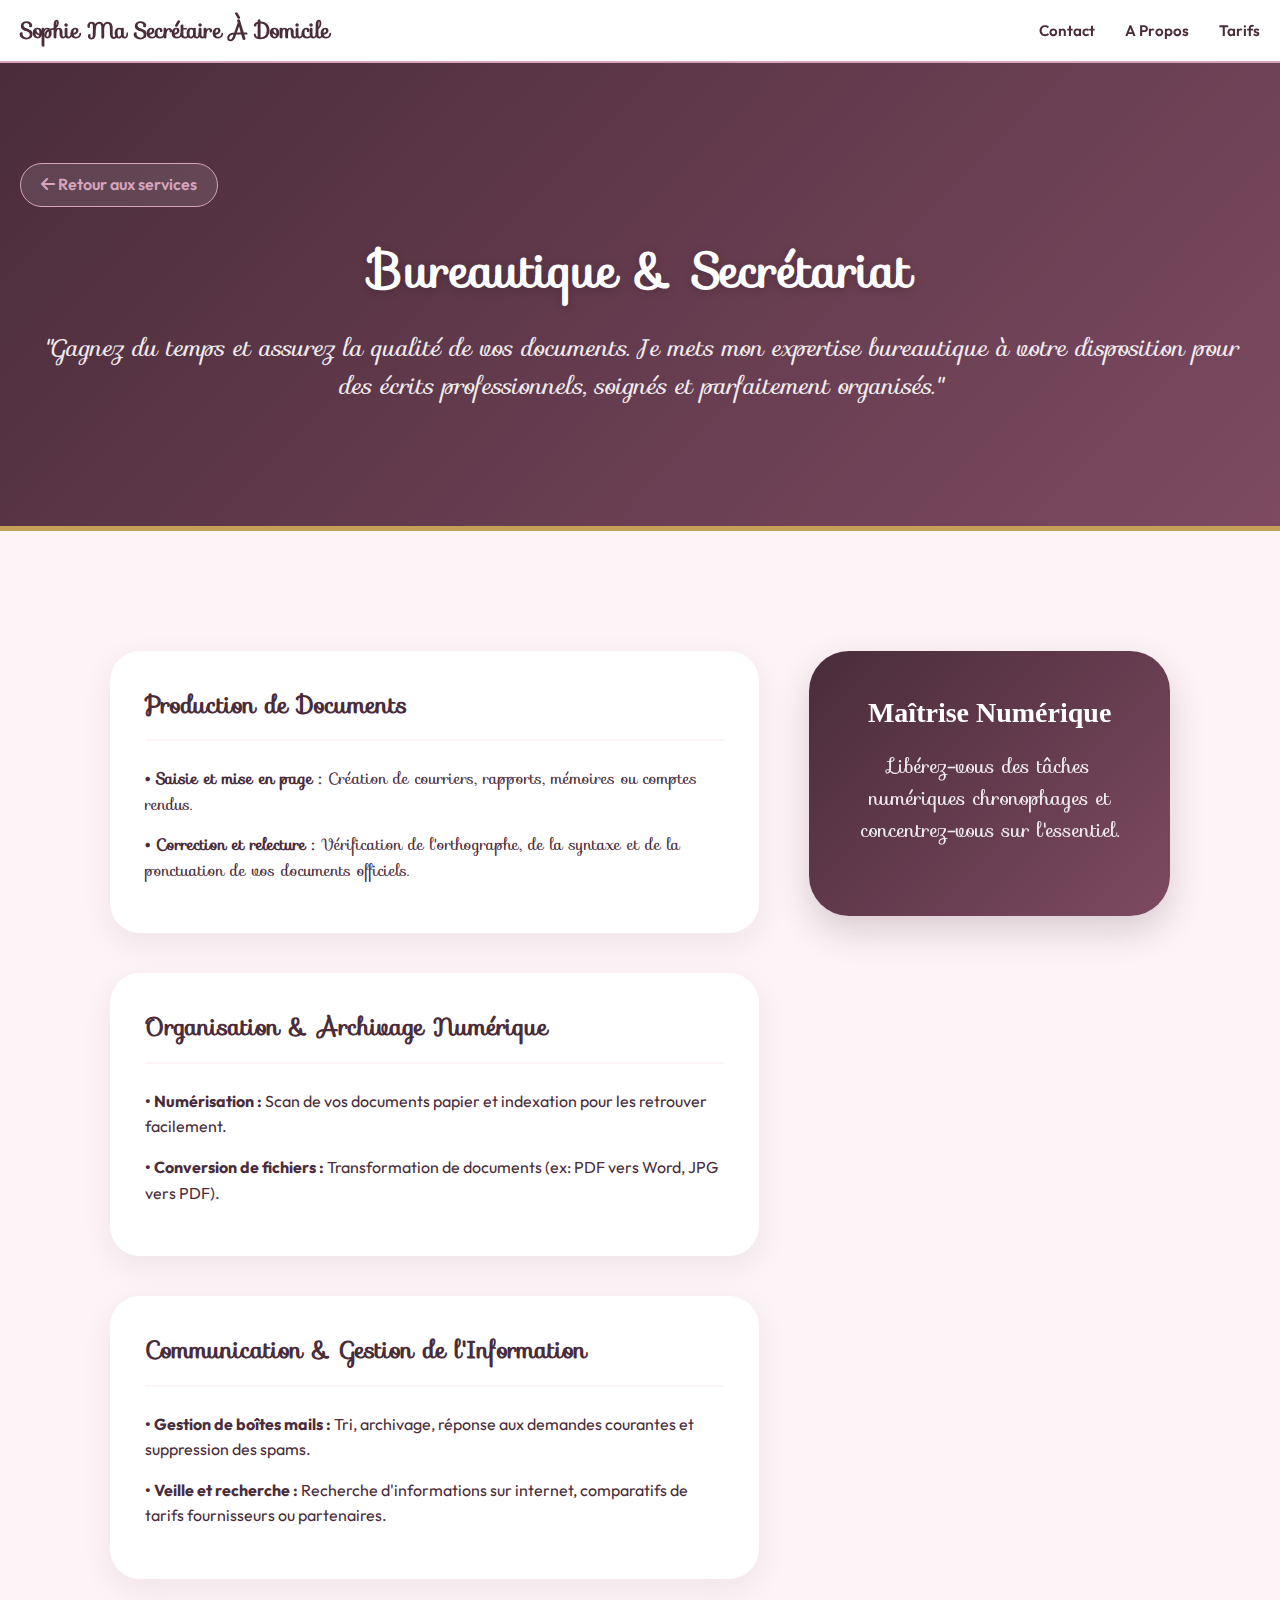
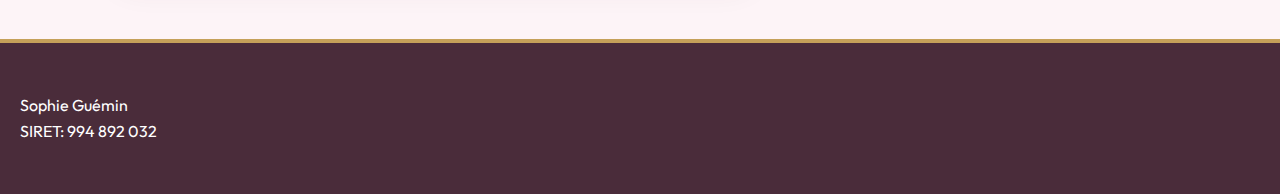
<file: bureautiques.html>
<!DOCTYPE html>
<html lang="fr">
<head>
    <meta charset="UTF-8">
    <meta name="viewport" content="width=device-width, initial-scale=1.0">
    <title>Bureautique & Secrétariat - Sophie Secrétaire</title>
    <link rel="stylesheet" href="https://cdnjs.cloudflare.com/ajax/libs/font-awesome/6.5.1/css/all.min.css">
    <link rel="stylesheet" href="style_sous_site.css">
    <style>
    @import url('https://fonts.googleapis.com/css2?family=Sofia&display=swap');
    </style>
</head>
<body>

    <header class="header">
        <div class="nav-container">
            <a href="index.html" class="logo-site">
                <span style="font-family: 'sofia', cursive;">Sophie Ma Secrétaire À Domicile</span>
            </a>
            <nav>
                <ul>
                    <li><a href="index.html#contact">Contact</a></li>
                    <li><a href="bio.html">A Propos</a></li>
                    <li><a href="tarif.html">Tarifs</a></li>    
                </ul>
            </nav>
        </div>
    </header>

    <main class="service-page">
        <section class="service-hero">
            <div class="container">
                <a href="index.html#services" class="back-link"><i class="fa-solid fa-arrow-left"></i> Retour aux services</a>
                <h1 style="text-align: center; font-family: 'sofia', cursive;">Bureautique & Secrétariat</h1>
                <p class="container-p">
                    "Gagnez du temps et assurez la qualité de vos documents. Je mets mon expertise bureautique à votre disposition pour des écrits professionnels, soignés et parfaitement organisés."
                </p>
            </div>
        </section>

        <section class="service-details">
            <div class="container" style="max-width: 1100px; margin: 0 auto; padding: 60px 20px;">
                <div class="content-grid" style="display: grid; grid-template-columns: 1.8fr 1fr; gap: 50px; align-items: start;">
                    
                    <div class="text-block">
                        <div class="service-category" style="margin-bottom: 40px; background: white; padding: 35px; border-radius: 30px; box-shadow: var(--shadow-soft); font-family: 'sofia', cursive;">
                            <h2 style="color: #4a2c3a; border-bottom: 2px solid var(--light-rose); padding-bottom: 15px; margin-bottom: 25px; font-size: 1.5rem;font-family: 'sofia', cursive;">
                                Production de Documents
                            </h2>
                            <ul style="list-style: none; padding: 0;">
                                <li style="margin-bottom: 15px;"><strong>• Saisie et mise en page :</strong> Création de courriers, rapports, mémoires ou comptes rendus.</li>
                                <li style="margin-bottom: 15px;"><strong>• Correction et relecture :</strong> Vérification de l'orthographe, de la syntaxe et de la ponctuation de vos documents officiels.</li>
                            </ul>
                        </div>

                        <div class="service-category" style="margin-bottom: 40px; background: white; padding: 35px; border-radius: 30px; box-shadow: var(--shadow-soft);">
                            <h2 style="color: #4a2c3a; border-bottom: 2px solid var(--light-rose); padding-bottom: 15px; margin-bottom: 25px; font-size: 1.5rem;font-family: 'Sofia', cursive;">
                                Organisation & Archivage Numérique
                            </h2>
                            <ul style="list-style: none; padding: 0;">
                                <li style="margin-bottom: 15px;"><strong>• Numérisation :</strong> Scan de vos documents papier et indexation pour les retrouver facilement.</li>
                                <li style="margin-bottom: 15px;"><strong>• Conversion de fichiers :</strong> Transformation de documents (ex: PDF vers Word, JPG vers PDF).</li>
                            </ul>
                        </div>

                        <div class="service-category" style="background: white; padding: 35px; border-radius: 30px; box-shadow: var(--shadow-soft);">
                            <h2 style="color: #4a2c3a; border-bottom: 2px solid var(--light-rose); padding-bottom: 15px; margin-bottom: 25px; font-size: 1.5rem; font-family: 'sofia', cursive;">
                                Communication & Gestion de l'Information
                            </h2>
                            <ul style="list-style: none; padding: 0;">
                                <li style="margin-bottom: 15px;"><strong>• Gestion de boîtes mails :</strong> Tri, archivage, réponse aux demandes courantes et suppression des spams.</li>
                                <li style="margin-bottom: 15px;"><strong>• Veille et recherche :</strong> Recherche d'informations sur internet, comparatifs de tarifs fournisseurs ou partenaires.</li>
                            </ul>
                        </div>
                    </div>

                    <aside class="info-aside" style="position: sticky; top: 120px;">
                        <div class="sticky-card" style="background: var(--hero-gradient); color: white; padding: 40px 30px; border-radius: 40px; text-align: center; box-shadow: 0 15px 35px rgba(74, 44, 58, 0.2); font-family: 'sofia sans', cursive;">
                            <h3 style="color: white; margin-bottom: 15px; font-size: 1.75rem;">Maîtrise Numérique</h3>
                            <p style="font-weight: 300; opacity: 0.9; margin-bottom: 30px; line-height: 1.6; font-family: 'sofia', cursive; font-size: 1.25rem;">
                                Libérez-vous des tâches numériques chronophages et concentrez-vous sur l'essentiel.
                            </p>
                        </div>
                    </aside>

                </div>
            </div>
        </section>
    </main>

    <footer class="footer" style="text-align: left;">
        <p>Sophie Guémin</p>
        <p>SIRET: 994 892 032</p>   
    </footer>

</body>
</html>
</file>
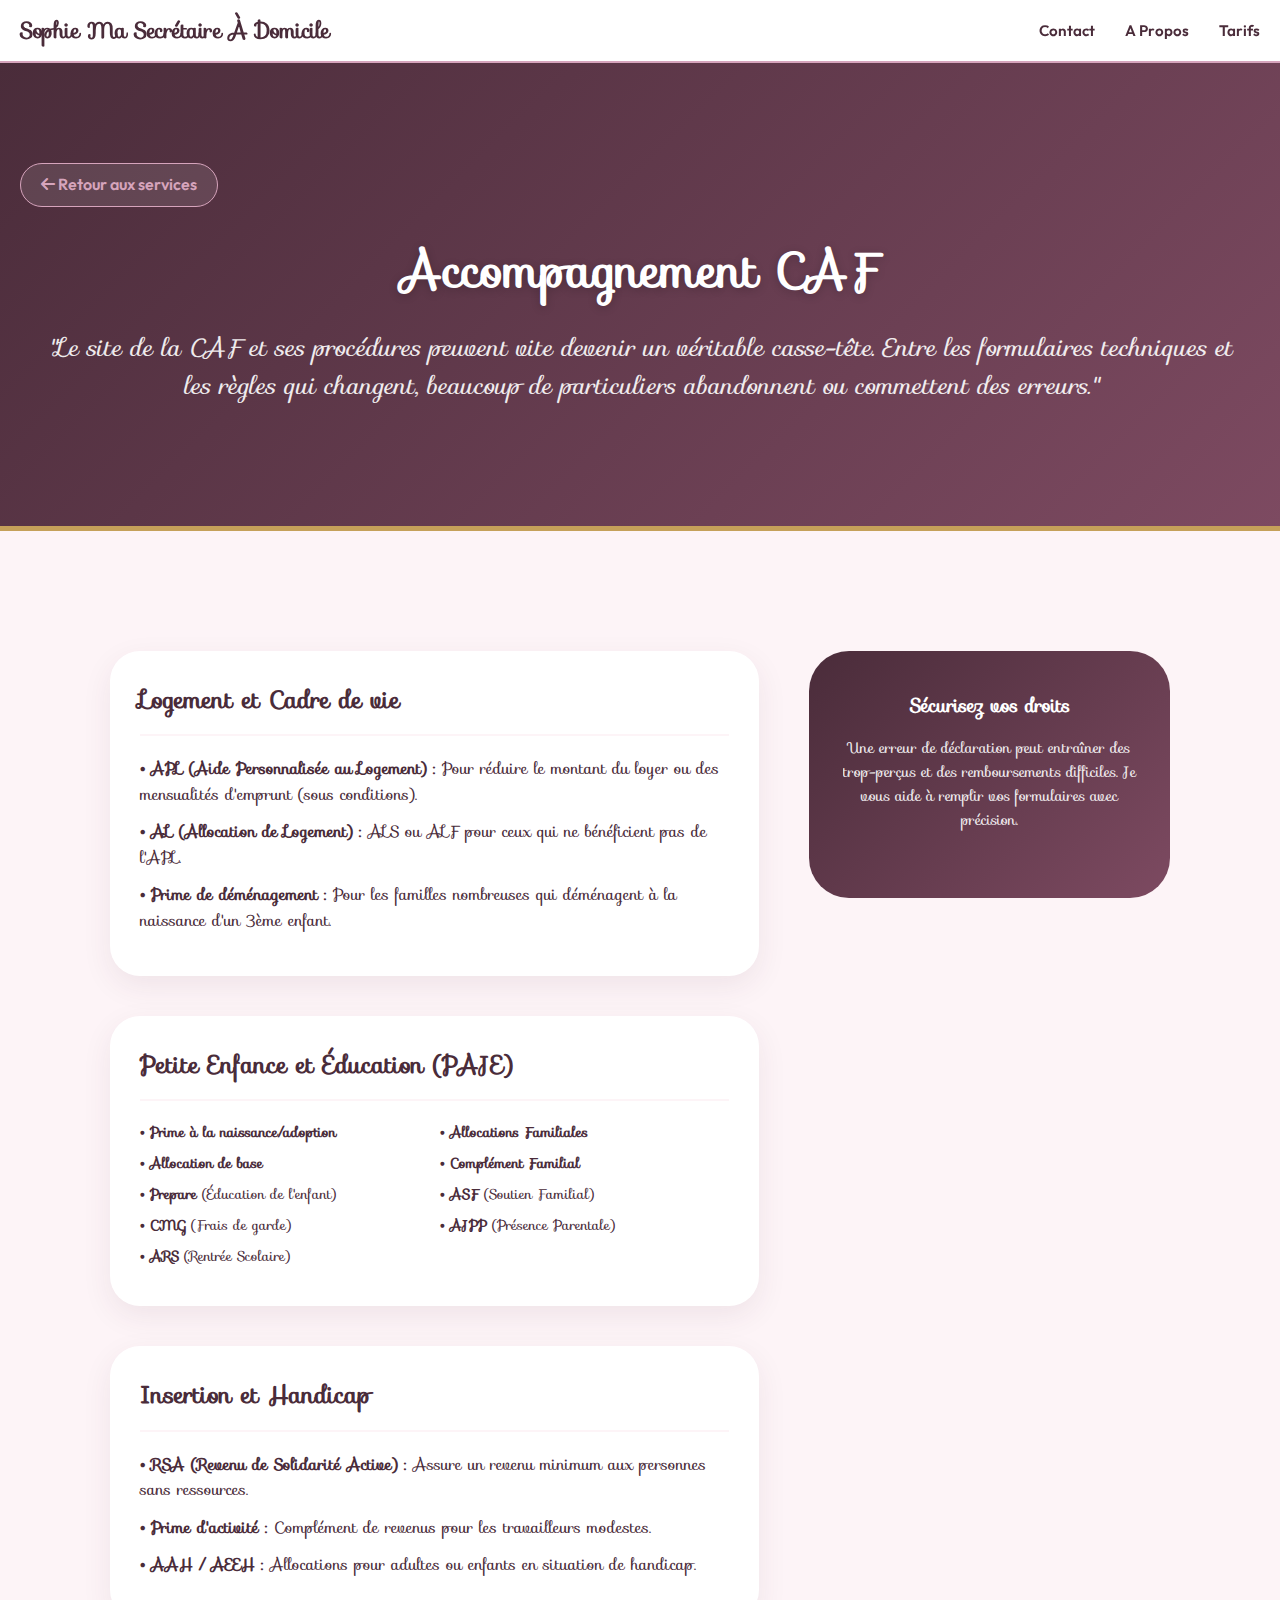
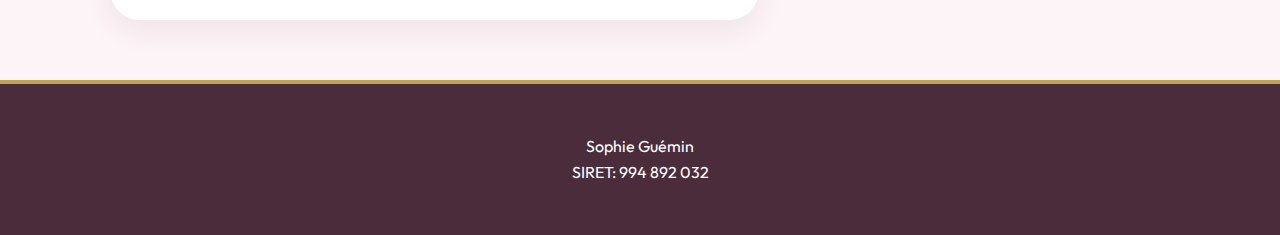
<file: caf.html>
<!DOCTYPE html>
<html lang="fr">
<head>
    <meta charset="UTF-8">
    <meta name="viewport" content="width=device-width, initial-scale=1.0">
    <title>Dossiers CAF - Sophie Secrétaire</title>
    <link rel="stylesheet" href="https://cdnjs.cloudflare.com/ajax/libs/font-awesome/6.5.1/css/all.min.css">
    <link rel="stylesheet" href="style_sous_site.css">
    <style>
    @import url('https://fonts.googleapis.com/css2?family=Sofia&display=swap');
    </style>
</head>
<body>

    <header class="header">
        <div class="nav-container">
            <a href="index.html" class="logo-site">
                <span style="font-family: 'sofia', cursive;">Sophie Ma Secrétaire À Domicile</span>
            </a>
            <nav>
                <ul>
                    <li><a href="#contact">Contact</a></li>
                    <li><a href="bio.html">A Propos</a></li>
                    <li><a href="tarif.html">Tarifs</a></li>
                </ul>
            </nav>
        </div>
    </header>

    <main class="service-page">
        <section class="service-hero">
            <div class="container">
                <a href="index.html#services" class="back-link"><i class="fa-solid fa-arrow-left"></i> Retour aux services</a>
                <h1 style="text-align: center; font-family: 'sofia', cursive;">Accompagnement CAF</h1>
                <p class="container-p">
                    "Le site de la CAF et ses procédures peuvent vite devenir un véritable casse-tête. Entre les formulaires techniques et les règles qui changent, beaucoup de particuliers abandonnent ou commettent des erreurs."
                </p>
            </div>
        </section>

        <section class="service-details">
            <div class="container" style="max-width: 1100px; margin: 0 auto; padding: 60px 20px;">
                <div class="content-grid" style="display: grid; grid-template-columns: 1.8fr 1fr; gap: 50px; align-items: start;">
                    
                    <div class="text-block">
                        <div class="service-category" style="margin-bottom: 40px; background: white; padding: 30px; border-radius: 30px; box-shadow: var(--shadow-soft); font-family: 'sofia', cursive;">
                            <h2 style="color: #4a2c3a; border-bottom: 2px solid var(--light-rose); padding-bottom: 15px; margin-bottom: 20px; font-size: 1.5rem; font-family: 'sofia', cursive;">
                                Logement et Cadre de vie
                            </h2>
                            <ul style="list-style: none; padding: 0;">
                                <li style="margin-bottom: 12px;"><strong>• APL (Aide Personnalisée au Logement) :</strong> Pour réduire le montant du loyer ou des mensualités d'emprunt (sous conditions).</li>
                                <li style="margin-bottom: 12px;"><strong>• AL (Allocation de Logement) :</strong> ALS ou ALF pour ceux qui ne bénéficient pas de l'APL.</li>
                                <li style="margin-bottom: 12px;"><strong>• Prime de déménagement :</strong> Pour les familles nombreuses qui déménagent à la naissance d'un 3ème enfant.</li>
                            </ul>
                        </div>

                        <div class="service-category" style="margin-bottom: 40px; background: white; padding: 30px; border-radius: 30px; box-shadow: var(--shadow-soft); font-family: 'sofia', cursive;">
                            <h2 style="color: #4a2c3a; border-bottom: 2px solid var(--light-rose); padding-bottom: 15px; margin-bottom: 20px; font-size: 1.5rem;">
                                Petite Enfance et Éducation (PAJE)
                            </h2>
                            <div style="display: grid; grid-template-columns: 1fr 1fr; gap: 10px;">
                                <ul style="list-style: none; padding: 0;">
                                    <li style="margin-bottom: 8px; font-size: 0.9rem;"><strong>• Prime à la naissance/adoption</strong></li>
                                    <li style="margin-bottom: 8px; font-size: 0.9rem;"><strong>• Allocation de base</strong></li>
                                    <li style="margin-bottom: 8px; font-size: 0.9rem;"><strong>• Prepare</strong> (Éducation de l'enfant)</li>
                                    <li style="margin-bottom: 8px; font-size: 0.9rem;"><strong>• CMG</strong> (Frais de garde)</li>
                                    <li style="margin-bottom: 8px; font-size: 0.9rem;"><strong>• ARS</strong> (Rentrée Scolaire)</li>
                                </ul>
                                <ul style="list-style: none; padding: 0;">
                                    <li style="margin-bottom: 8px; font-size: 0.9rem;"><strong>• Allocations Familiales</strong></li>
                                    <li style="margin-bottom: 8px; font-size: 0.9rem;"><strong>• Complément Familial</strong></li>
                                    <li style="margin-bottom: 8px; font-size: 0.9rem;"><strong>• ASF</strong> (Soutien Familial)</li>
                                    <li style="margin-bottom: 8px; font-size: 0.9rem;"><strong>• AJPP</strong> (Présence Parentale)</li>
                                </ul>
                            </div>
                        </div>

                        <div class="service-category" style="background: white; padding: 30px; border-radius: 30px; box-shadow: var(--shadow-soft); font-family: 'sofia', cursive;">
                            <h2 style="color: #4a2c3a; border-bottom: 2px solid var(--light-rose); padding-bottom: 15px; margin-bottom: 20px; font-size: 1.5rem;">
                                Insertion et Handicap
                            </h2>
                            <ul style="list-style: none; padding: 0;">
                                <li style="margin-bottom: 12px;"><strong>• RSA (Revenu de Solidarité Active) :</strong> Assure un revenu minimum aux personnes sans ressources.</li>
                                <li style="margin-bottom: 12px;"><strong>• Prime d'activité :</strong> Complément de revenus pour les travailleurs modestes.</li>
                                <li style="margin-bottom: 12px;"><strong>• AAH / AEEH :</strong> Allocations pour adultes ou enfants en situation de handicap.</li>
                            </ul>
                        </div>
                    </div>

                    <aside class="info-aside" style="position: sticky; top: 120px;">
                        <div class="sticky-card" style="background: var(--hero-gradient); color: white; padding: 40px 30px; border-radius: 40px; text-align: center; font-family: 'sofia', cursive;">
                            <h3 style="color: white; margin-bottom: 15px;">Sécurisez vos droits</h3>
                            <p style="font-weight: 300; opacity: 0.9; margin-bottom: 25px; font-size: 0.95rem;">
                                Une erreur de déclaration peut entraîner des trop-perçus et des remboursements difficiles. Je vous aide à remplir vos formulaires avec précision.
                            </p>
                        </div>
                    </aside>

                </div>
            </div>
        </section>
    </main>

    <footer class="footer">
        <p>Sophie Guémin</p>
        <p>SIRET: 994 892 032</p>   
    </footer>

</body>
</html>
</file>
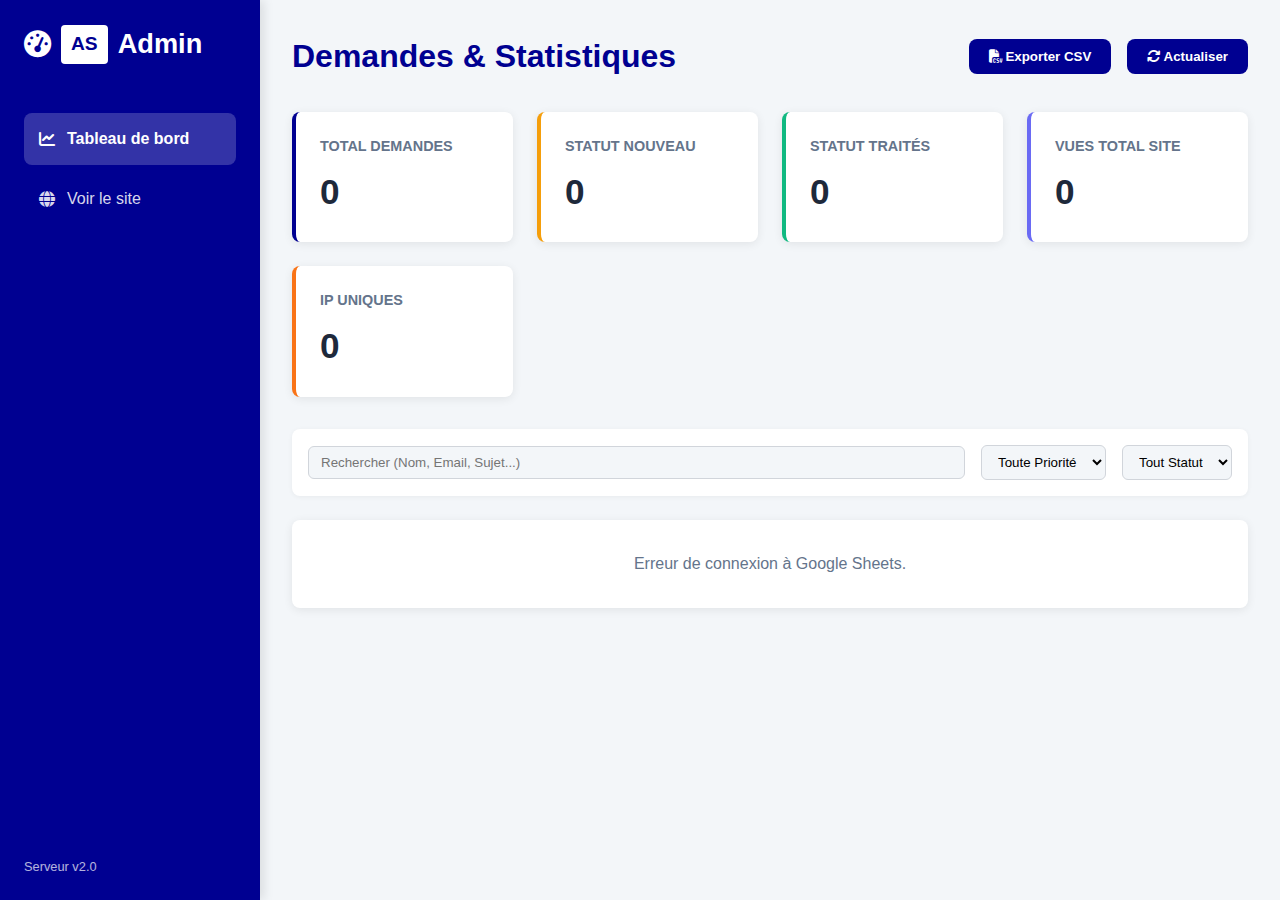
<file: dashboard.html>
<!DOCTYPE html>
<html lang="fr">
<head>
    <meta charset="UTF-8">
    <meta name="viewport" content="width=device-width, initial-scale=1.0">
    <title>Administration - France Services</title>
    <link rel="stylesheet" href="https://cdnjs.cloudflare.com/ajax/libs/font-awesome/6.5.1/css/all.min.css">
    <link href="https://fonts.googleapis.com/css2?family=Inter:wght@400;600;700&display=swap" rel="stylesheet">
    
    <link rel="stylesheet" href="style-dashboard.css"> 
</head>
<body> <nav class="sidebar">
        <div class="logo">
            <i class="fa-solid fa-gauge-high" aria-hidden="true"></i>
            <span>AS</span> Admin
        </div>
        <a href="#" class="menu-item active">
            <i class="fa-solid fa-chart-line" aria-hidden="true"></i> Tableau de bord
        </a>
        <a href="index.html" class="menu-item" target="_blank">
            <i class="fa-solid fa-globe" aria-hidden="true"></i> Voir le site
        </a>
        <div style="margin-top: auto; font-size: 0.8rem; opacity: 0.7;">
            Serveur v2.0
        </div>
    </nav>

    <main class="main-content">
        <header class="header">
            <h1>Demandes & Statistiques</h1>
            <div class="action-bar">
                <button class="export-btn" onclick="exportCSV()">
                    <i class="fa-solid fa-file-csv" aria-hidden="true"></i> Exporter CSV
                </button>
                <button class="refresh-btn" onclick="fetchData()">
                    <i class="fa-solid fa-arrows-rotate" aria-hidden="true"></i> Actualiser
                </button>
            </div>
        </header>

        <div class="stats-grid">
            <div class="stat-card">
                <div class="stat-title">Total Demandes</div>
                <div class="stat-value" id="count-total">0</div>
            </div>
            <div class="stat-card" style="border-color: #f59e0b;">
                <div class="stat-title">Statut Nouveau</div>
                <div class="stat-value" id="count-new">0</div>
            </div>
            <div class="stat-card" style="border-color: #10b981;">
                <div class="stat-title">Statut Traités</div>
                <div class="stat-value" id="count-done">0</div> 
            </div>
            <div class="stat-card stat-traffic">
                <div class="stat-title">Vues Total Site</div>
                <div class="stat-value" id="stat-views">0</div>
            </div>
            <div class="stat-card stat-unique">
                <div class="stat-title">IP Uniques</div>
                <div class="stat-value" id="stat-ips">0</div>
            </div>
        </div>
        
        <div class="filter-bar">
            <input type="text" id="searchInput" placeholder="Rechercher (Nom, Email, Sujet...)" style="flex-grow: 1;">
            
            <select id="priorityFilter">
                <option value="all">Toute Priorité</option>
                <option value="Haute" class="prio-Haute">Haute</option>
                <option value="Moyenne" class="prio-Moyenne">Moyenne</option>
                <option value="Basse" class="prio-Basse">Basse</option>
            </select>
            
            <select id="statusFilter">
                <option value="all">Tout Statut</option>
                <option value="Nouveau" class="badge-Nouveau">Nouveau</option>
                <option value="Traitée" class="badge-Traitée">Traitée</option>
                <option value="Archivée" class="badge-Archivée">Archivée</option>
            </select>
            
        </div>

        <div class="table-container">
            <div id="loading">Chargement des données...</div>
            <table id="dataTable" style="display: none;">
                <thead>
                    <tr>
                        <th width="8%">Date</th>
                        <th width="15%">Citoyen</th>
                        <th width="15%">Contact</th>
                        <th width="32%">Service & Sujet</th>
                        <th width="10%">Priorité</th> 
                        <th width="10%">Statut</th>
                        <th width="10%">Actions</th>
                    </tr>
                </thead>
                <tbody id="tableBody">
                    </tbody>
            </table>
        </div>
    </main>

    <script src="app.js"></script>
</body>
</html>
</file>
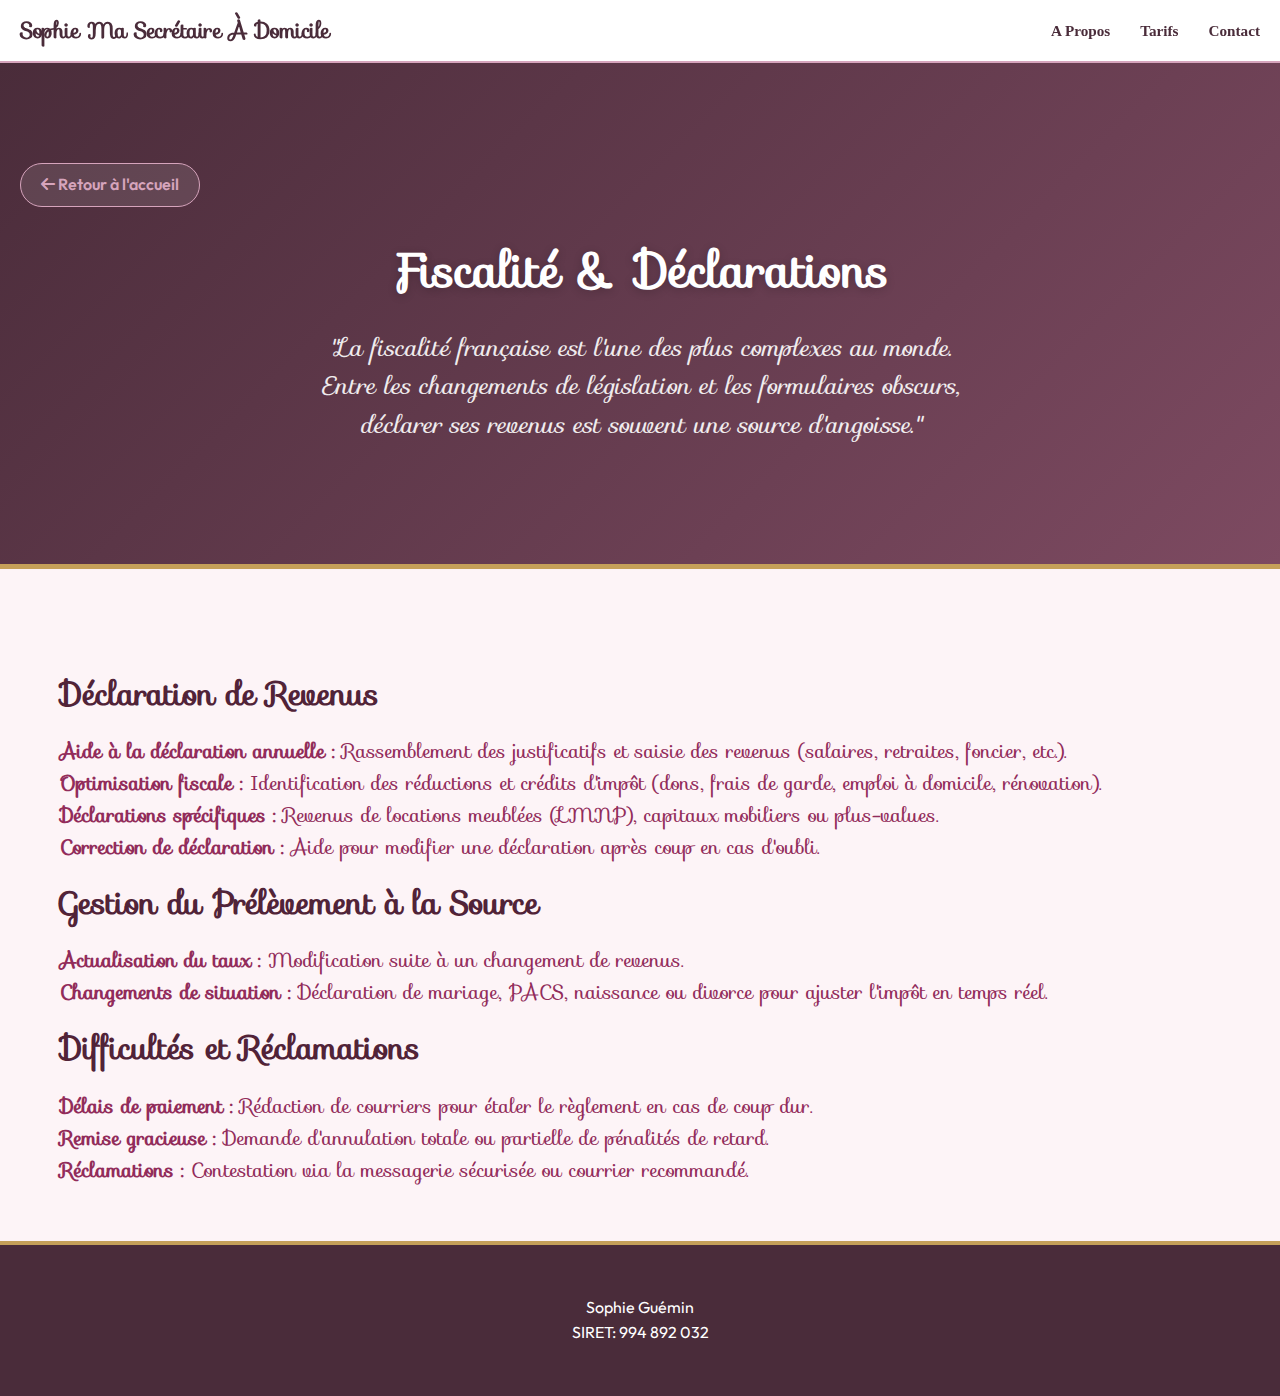
<file: impots.html>
<!DOCTYPE html>
<html lang="fr">
<head>
    <meta charset="UTF-8">
    <meta name="viewport" content="width=device-width, initial-scale=1.0">
    <title>Fiscalité & Impôts - Sophie Secrétaire</title>
    <link rel="stylesheet" href="https://cdnjs.cloudflare.com/ajax/libs/font-awesome/6.5.1/css/all.min.css">
    <style>
    @import url('https://fonts.googleapis.com/css2?family=Sofia&display=swap');
    </style>
    <link rel="stylesheet" href="style_sous_site.css">
</head>
<body>

    <header class="header">
        <div class="nav-container">
            <a href="index.html" class="logo-site">
                <span class="hero">Sophie Ma Secrétaire À Domicile</span>
            </a>
            <nav>
                <ul class="nav-ul">
                    <li><a href="bio.html">A Propos</a></li>
                    <li><a href="tarif.html">Tarifs</a></li>
                    <li><a href="#contact">Contact</a></li>
                </ul>
            </nav>
        </div>
    </header>

    <main class="service-page">
        <section class="service-hero">
            <div class="container">
                <a href="index.html#services" class="back-link"><i class="fa-solid fa-arrow-left"></i> Retour à l'accueil</a>
                <h1 class="container-h1">Fiscalité & Déclarations</h1>
                <p class="container-p">
                    "La fiscalité française est l'une des plus complexes au monde.<br> Entre les changements de législation et les formulaires obscurs,<br> déclarer ses revenus est souvent une source d'angoisse."
                </p>
            </div>
        </section>

        <section class="service-details">
            <div class="container" style="max-width: 1200px; margin: 0 auto; padding: 40px 20px;">
                <div class="content-grid">
                    
                    <div class="text-block">
                        <div class="service-section">
                            <h3 style="color: #512338; font-family: 'sofia', cursive; font-size: 2rem;">Déclaration de Revenus</h3>
                            <ul class=" " style="list-style: none; padding: 15px 0; color: #922c5b; font-family: 'sofia', cursive; font-size: 1.25rem;">
                                <li><strong>Aide à la déclaration annuelle :</strong> Rassemblement des justificatifs et saisie des revenus (salaires, retraites, foncier, etc.).</li>
                                <li><strong>Optimisation fiscale :</strong> Identification des réductions et crédits d'impôt (dons, frais de garde, emploi à domicile, rénovation).</li>
                                <li><strong>Déclarations spécifiques :</strong> Revenus de locations meublées (LMNP), capitaux mobiliers ou plus-values.</li>
                                <li><strong>Correction de déclaration :</strong> Aide pour modifier une déclaration après coup en cas d'oubli.</li>
                            </ul>
                        </div>

                        <div class="service-section">
                            <h3 style="color: #512338;font-family: 'sofia', cursive; font-size: 2rem;">Gestion du Prélèvement à la Source</h3>
                            <ul class="custom-list" style="list-style: none; padding: 15px 0; color: #922c5b;font-family: 'sofia', cursive;font-size: 1.25rem;">
                                <li><strong>Actualisation du taux :</strong> Modification suite à un changement de revenus.</li>
                                <li><strong>Changements de situation :</strong> Déclaration de mariage, PACS, naissance ou divorce pour ajuster l'impôt en temps réel.</li>
                            </ul>
                        </div>

                        <div class="service-section">
                            <h3 style="color: #512338;font-family: 'sofia', cursive; font-size: 2rem;">Difficultés et Réclamations</h3>
                            <ul class="custom-list" style="list-style: none; padding: 15px 0; color: #922c5b;font-family: 'sofia', cursive; font-size: 1.25rem;">
                                <li><strong>Délais de paiement :</strong> Rédaction de courriers pour étaler le règlement en cas de coup dur.</li>
                                <li><strong>Remise gracieuse :</strong> Demande d'annulation totale ou partielle de pénalités de retard.</li>
                                <li><strong>Réclamations :</strong> Contestation via la messagerie sécurisée ou courrier recommandé.</li>
                            </ul>
                        </div>
                    </div>
                </div>
            </div>
        </section>
    </main>

    <footer class="footer">
        <p>Sophie Guémin</p>
        <p>SIRET: 994 892 032</p>   
    </footer>

</body>
</html>
</file>
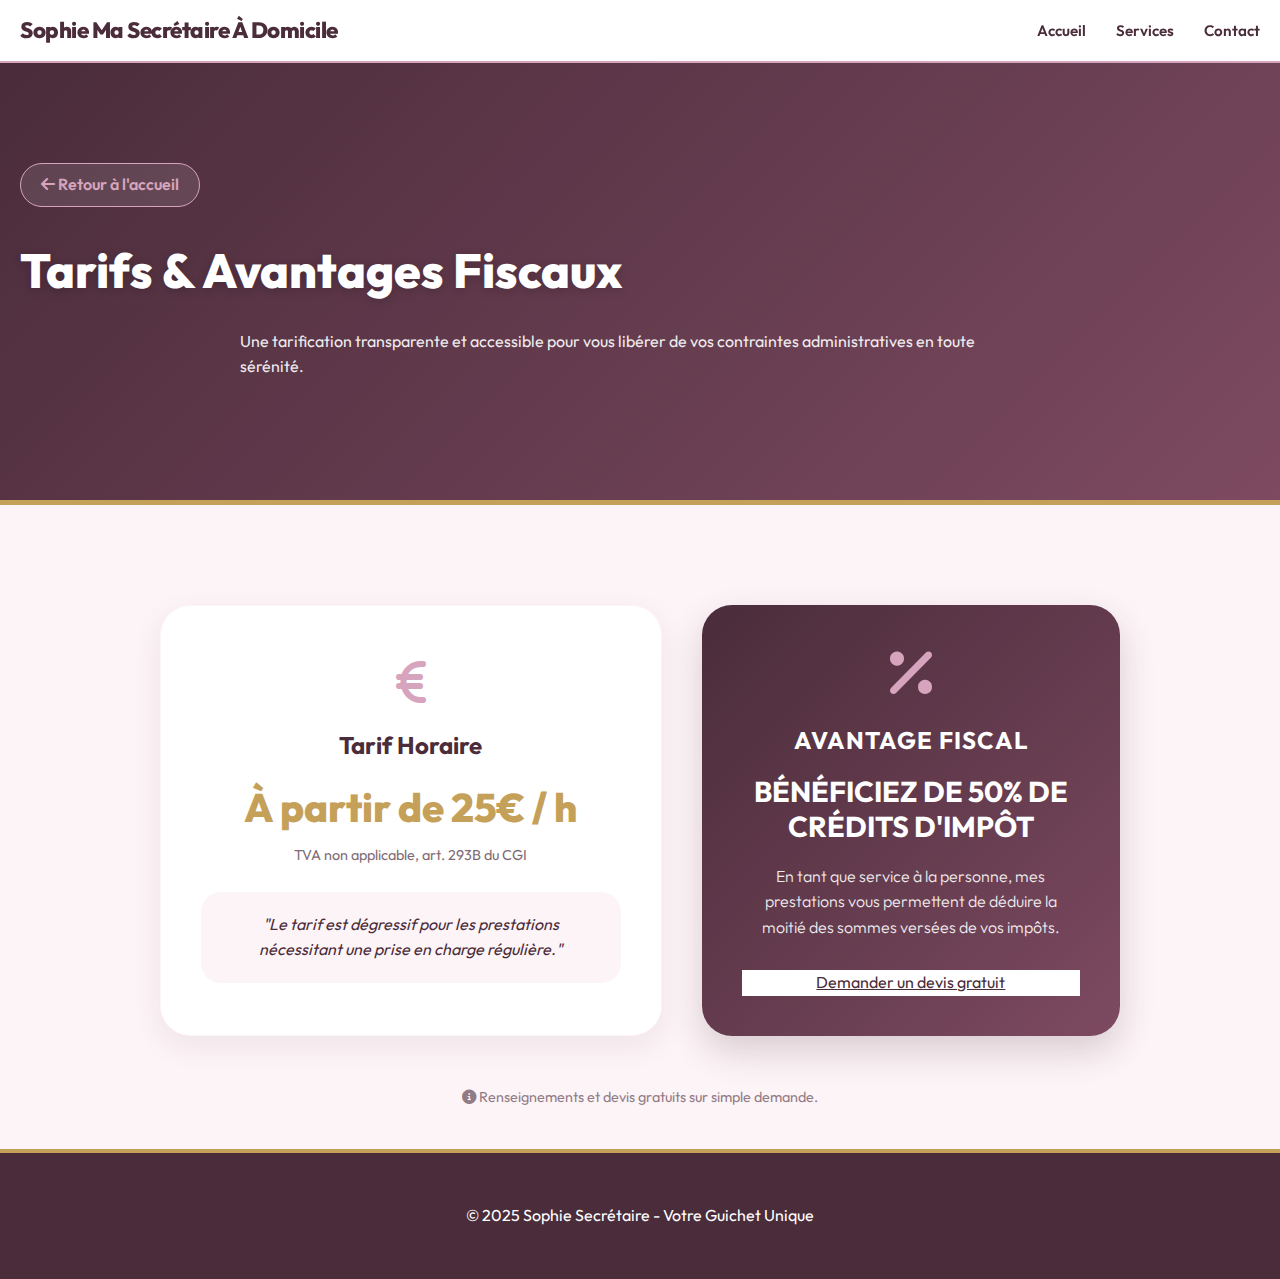
<file: tarif.html>
<!DOCTYPE html>
<html lang="fr">
<head>
    <meta charset="UTF-8">
    <meta name="viewport" content="width=device-width, initial-scale=1.0">
    <title>Tarifs & Avantages - Sophie Secrétaire</title>
    <link rel="stylesheet" href="https://cdnjs.cloudflare.com/ajax/libs/font-awesome/6.5.1/css/all.min.css">
    <link rel="stylesheet" href="style_sous_site.css">
</head>
<body>

    <header class="header">
        <div class="nav-container">
            <a href="index.html" class="logo-site">
                <span>Sophie Ma Secrétaire À Domicile</span>
            </a>
            <nav>
                <ul>
                    <li><a href="index.html">Accueil</a></li>
                    <li><a href="index.html#services">Services</a></li>
                    <li><a href="index.html#contact">Contact</a></li>
                </ul>
            </nav>
        </div>
    </header>

    <main class="service-page">
        <section class="service-hero">
            <div class="container">
                <a href="index.html" class="back-link"><i class="fa-solid fa-arrow-left"></i> Retour à l'accueil</a>
                <h1>Tarifs & Avantages Fiscaux</h1>
                <p style="max-width: 800px; margin: 20px auto; opacity: 0.9;">
                    Une tarification transparente et accessible pour vous libérer de vos contraintes administratives en toute sérénité.
                </p>
            </div>
        </section>

        <section class="service-details">
            <div class="container" style="max-width: 1000px; margin: 0 auto; padding: 40px 20px;">
                
                <div class="content-grid" style="display: grid; grid-template-columns: 1.2fr 1fr; gap: 40px; align-items: stretch;">
                    
                    <div class="text-block" style="background: white; padding: 40px; border-radius: 30px; box-shadow: var(--shadow-soft); border: 1px solid var(--light-rose); text-align: center; display: flex; flex-direction: column; justify-content: center;">
                        <i class="fa-solid fa-euro-sign" style="font-size: 3rem; color: var(--main-rose); margin-bottom: 20px;"></i>
                        <h2 style="color: var(--deep-plum); margin-bottom: 10px;">Tarif Horaire</h2>
                        <p style="font-size: 2.5rem; font-weight: 800; color: var(--accent-gold); margin-bottom: 5px;">À partir de 25€ / h</p>
                        <p style="font-size: 0.9rem; opacity: 0.7; margin-bottom: 25px;">TVA non applicable, art. 293B du CGI</p>
                        
                        <div style="background: var(--light-rose); padding: 20px; border-radius: 20px; font-style: italic;">
                            <p>"Le tarif est dégressif pour les prestations nécessitant une prise en charge régulière."</p>
                        </div>
                    </div>

                    <div style="background: var(--hero-gradient); color: white; padding: 40px; border-radius: 30px; box-shadow: 0 15px 35px rgba(74, 44, 58, 0.2); text-align: center; display: flex; flex-direction: column; justify-content: center;">
                        <i class="fa-solid fa-percent" style="font-size: 3.5rem; color: var(--main-rose); margin-bottom: 20px;"></i>
                        <h2 style="color: white; margin-bottom: 15px; text-transform: uppercase; letter-spacing: 1px;">Avantage Fiscal</h2>
                        <p style="font-size: 1.8rem; font-weight: 700; margin-bottom: 20px; line-height: 1.2;">BÉNÉFICIEZ DE 50% DE CRÉDITS D'IMPÔT</p>
                        <p style="font-weight: 300; opacity: 0.9; margin-bottom: 30px;">
                            En tant que service à la personne, mes prestations vous permettent de déduire la moitié des sommes versées de vos impôts.
                        </p>
                        <a href="index.html#contact" class="cta-button" style="background: white; color: var(--deep-plum); border: none; width: 100%;">
                            Demander un devis gratuit
                        </a>
                    </div>
                </div>

                <div style="margin-top: 50px; text-align: center; color: var(--deep-plum); opacity: 0.6; font-size: 0.9rem;">
                    <p><i class="fa-solid fa-circle-info"></i> Renseignements et devis gratuits sur simple demande.</p>
                </div>

            </div>
        </section>
    </main>

    <footer class="footer">
        <p>&copy; 2025 Sophie Secrétaire - Votre Guichet Unique</p>
    </footer>

</body>
</html>
</file>
<file: style.css>
/* --- Importation de la police moderne --- */
@import url('https://fonts.googleapis.com/css2?family=Outfit:wght@300;400;600;800&display=swap');
@import url('https://fonts.google.com/specimen/Sofia');

:root {
    /* Palette Harmonisée (Extraite de vos images) */
    --deep-plum: #4a2c3a;        /* Prune foncé (texte et titres) */
    --main-rose: #d6a4bc;        /* Rose lotus */
    --soft-blue: #4da3d4;        /* Bleu ciel doux */
    --bg-light: #ffe6ef;         /* Fond très légèrement rosé */
    --white: #ffffff;
    --banner-purp : #F696FF;     /* Purple banner */
    
    /* Effets Premium */
    --shadow-soft: 0 10px 30px rgba(74, 44, 58, 0.05);
    --shadow-hover: 0 20px 50px rgba(74, 44, 58, 0.12);
    --radius-lg: 40px;
    --radius-sm: 20px;
}

/* --- Global --- */
* {
    margin: 0;
    padding: 0;
    box-sizing: border-box;
}

html { scroll-behavior: smooth; }

body {
    font-family: 'Outfit', sans-serif;
    background-color: var(--bg-light);
    color: var(--deep-plum);
    line-height: 1.6;
    overflow-x: hidden;
}

/* --- NAVIGATION --- */
.header {
    background: rgba(255, 255, 255, 0.95);
    backdrop-filter: blur(10px);
    position: sticky;
    top: 0;
    z-index: 1000;
    border-bottom: 2px solid var(--main-rose);
    padding: 0.8rem 0;
}

.nav-container {
    max-width: 1200px;
    margin: 0 auto;
    display: flex;
    justify-content: space-between;
    align-items: center;
    padding: 0 20px;
}

.logo-site {
    text-decoration: none;
    color: var(--deep-plum);
    font-weight: 800;
    font-size: 1.4rem;
    letter-spacing: -0.5px;
}

.logo-icon {
    background: var(--main-rose);
    color: white;
    padding: 5px 10px;
    border-radius: 12px;
}

nav ul {
    display: flex;
    list-style: none;
    gap: 25px;
}

nav a {
    text-decoration: none;
    color: var(--deep-plum);
    font-weight: 600;
    transition: color 0.3s ease;
}

nav a:hover { color: var(--soft-blue); }

/* --- HERO SECTION --- */
.hero {
    background: var(--deep-plum);
    padding: 100px 20px;
    color: white;
    overflow: hidden;
}

.hero-container {
    max-width: 1200px;
    margin: 0 auto;
    display: flex;
    align-items: center;
    justify-content: space-between;
    gap: 50px;
    font-family: "Sofia", cursive;
}

.hero-text h1 {
    font-size: 3.5rem;
    line-height: 1.1;
    margin-bottom: 20px;
    font-weight: 800;
    font-family: "Sofia", cursive;
}

.hero-text h2 {
    font-size: 2rem;
    opacity: 0.9;
    font-weight: 400;
    margin-bottom: 40px;
    font-family: "Sofia", cursive;
}

.main-hero-logo {
    max-width: 450px;
    filter: drop-shadow(0 20px 40px rgba(0,0,0,0.3));
    animation: floating 6s ease-in-out infinite;
}

@keyframes floating {
    0%, 100% { transform: translateY(0); }
    50% { transform: translateY(-20px); }
}

/* --- BOUTONS --- */
.cta-button {
    background: var(--main-rose);
    color: white;
    padding: 18px 40px;
    border-radius: 50px;
    text-decoration: none;
    font-weight: 700;
    display: inline-block;
    transition: all 0.3s ease;
    border: 2px solid transparent;
}

.cta-button:hover {
    transform: scale(1.05);
    background: white;
    color: var(--deep-plum);
}

/* --- SERVICES GRID --- */
.section { padding: 100px 20px; }

.section-p{
    font-family: 'Sofia', cursive;
    font-size: 1.6rem;
    color: var(--deep-plum);
    padding-bottom: 1rem;
    text-align: center;
}

.section-li {
    font-family: 'Sofia', cursive;
    font-size: 1.6rem;
    color: var(--deep-plum);
    padding-bottom: 0.25rem;
    padding-left: 17rem;
}

.section-phrase {
    font-family: 'Sofia', cursive;
    font-size: 1.6rem;
    text-align: center;
    color: var(--deep-plum);
    padding-bottom: 2rem;
}

.section-hero {
    font-family: 'Sofia', cursive;
    font-size: 2.6rem;
    color: var(--deep-plum);
    text-align: center;
    padding-top: 2rem;
    padding-bottom: 1.75rem;
}



.section-h3 {
    font-family: 'Sofia', cursive;
    font-size: 1.6rem;
    padding-top: 2rem;
    margin-bottom: 60px;
    text-align: center;
    font-weight: 800;
}

.section-title {
    text-align: center;
    font-size: 3.5rem;
    margin-bottom: 60px;
    font-weight: 800;
    font-family: "Sofia", cursive;
}

.services-grid {
    display: grid;
    grid-template-columns: repeat(2, 1fr);
    gap: 30px;
    max-width: 1100px;
    margin: 0 auto;
    font-family: "sofia", cursive;
}

.service-box {
    background: var(--white);
    border-radius: var(--radius-lg);
    padding: 50px 40px;
    text-decoration: none;
    color: inherit;
    border: 1px solid rgba(74, 44, 58, 0.05);
    box-shadow: var(--shadow-soft);
    transition: all 0.4s cubic-bezier(0.175, 0.885, 0.32, 1.275);
    text-align: center;
}

.service-box:hover {
    transform: translateY(-10px);
    box-shadow: var(--shadow-hover);
    border-color: var(--main-rose);
}

.service-icon {
    font-size: 3.5rem;
    color: var(--main-rose);
    margin-bottom: 20px;
}

.service-box h3 { font-size: 2rem; margin-bottom: 15px; font-family: "sofia", cursive;}
.service-box p { opacity: 0.8; margin-bottom: 25px;}

.cta-link {
    color: var(--main-rose);
    font-weight: 700;
    text-transform: uppercase;
    font-size: 0.9rem;
    display: flex;
    align-items: center;
    justify-content: center;
    gap: 10px;
    font-family: "Sofia Sans", cursive;
}

/* --- TIMELINE (INFOS) --- */
.section-timeline {
    background: white;
    padding: 100px 20px;
    border-radius: 80px 80px 0 0;
}

.timeline-container {
    max-width: 700px;
    margin: 0 auto;
    position: relative;
    padding-left: 50px;
    border-left: 3px solid var(--main-rose);
}

.timeline-item { margin-bottom: 60px; position: relative; }

.timeline-dot {
    position: absolute;
    left: -61px;
    top: 5px;
    width: 20px;
    height: 20px;
    background: var(--bg-light);
    border: 4px solid var(--soft-blue);
    border-radius: 50%;
}

.timeline-content h3 { color: var(--soft-blue); margin-bottom: 10px; }

/* --- FORMULAIRE --- */
.contact-form {
    background: white;
    padding: 60px;
    border-radius: var(--radius-lg);
    box-shadow: var(--shadow-hover);
    max-width: 900px;
    margin: 0 auto;
}

.form-grid { display: grid; grid-template-columns: 1fr 1fr; gap: 20px; }
.full-width { grid-column: span 2; }

.form-group label { display: block; margin-bottom: 8px; font-weight: 700; font-size: 0.9rem; }
.form-group input, .form-group select, .form-group textarea {
    width: 100%;
    padding: 15px;
    border-radius: 15px;
    border: 2px solid #eee;
    font-family: inherit;
    transition: 0.3s;
}

.form-group input:focus { border-color: var(--shadow-hover); outline: none; }

.submit-button {
    background: var(--deep-plum);
    color: white;
    width: 100%;
    padding: 20px;
    border-radius: 15px;
    border: none;
    font-weight: 800;
    cursor: pointer;
    transition: 0.3s;
}

.submit-button:hover { background: var(--shadow-hover); transform: translateY(-3px); }

/* --- FOOTER --- */
.footer {
    background: var(--deep-plum);
    color: white;
    padding: 60px 20px;
    text-align: center;
}
.footer a { color: var(--main-rose); text-decoration: none; }

/* --- RESPONSIVE --- */
@media (max-width: 900px) {
    .hero-container { flex-direction: column; text-align: center; }
    .hero-text h1 { font-size: 2.5rem; }
    .services-grid, .form-grid { grid-template-columns: 1fr; }
    .hero-text h2 { margin-left: 0; }
}
</file>
<file: style_sous_site.css>
/* --- Importation de la police moderne --- */
@import url('https://fonts.googleapis.com/css2?family=Outfit:wght@300;400;600;800&display=swap');
@import url('https://fonts.google.com/specimen/Sofia');


:root {
    /* Couleurs extraites de vos images pour une harmonie parfaite */
    --main-rose: #d6a4bc;        /* Rose doux du lotus */
    --light-rose: #fdf4f7;       /* Fond rose très pâle */
    --accent-gold: #c5a059;      /* Doré des pièces et bordures */
    --deep-plum: #4a2c3a;        /* Prune foncé pour le texte  */
    --white: #ffffff;
    
    /* Ombres et dégradés */
    --shadow-soft: 0 10px 30px rgba(74, 44, 58, 0.08);
    --hero-gradient: linear-gradient(135deg, #4a2c3a 0%, #7d4a61 100%);
}

/* --- Reset de base --- */
* {
    margin: 0;
    padding: 0;
    box-sizing: border-box;
}

body {
    font-family: 'Outfit', sans-serif;
    background-color: var(--light-rose);
    color: var(--deep-plum);
    line-height: 1.6;
    overflow-x: hidden;
}

/* --- NAVIGATION --- */
.header {
    background: rgba(255, 255, 255, 0.95);
    backdrop-filter: blur(10px);
    position: sticky;
    top: 0;
    z-index: 1000;
    border-bottom: 2px solid var(--main-rose);
    padding: 0.8rem 0;
}

.nav-container {
    max-width: 2000px;
    margin: 0 auto;
    display: flex;
    justify-content: space-between;
    align-items: center;
    padding: 0 20px;
}

.hero {
    font-family: "sofia", cursive;
}

.container-h1 {
    text-align: center;
    font-family: "sofia", cursive;
}

.nav-ul {
    font-family: "sofia sans", cursive;
}

.container-p {
    max-width: 1200px;
    margin: 20px auto;
    font-size: 1.5rem;
    opacity: 0.9;
    font-style: italic;
    font-family: "sofia", cursive;
    text-align: center;
}

.logo-site {
    text-decoration: none;
    color: var(--deep-plum);
    font-weight: 800;
    font-size: 1.4rem;
    letter-spacing: -0.5px;
}

nav ul {
    display: flex;
    list-style: none;
    gap: 30px;
}

nav a {
    text-decoration: none;
    color: var(--deep-plum);
    font-weight: 600;
    font-size: 0.95rem;
    transition: all 0.3s ease;
}

nav a:hover {
    color: var(--main-rose);
}

.service-hero {
    background: var(--hero-gradient);
    padding: 100px 20px;
    color: var(--white);
    margin-bottom: 60px;
    text-align: left;
    border-bottom: 5px solid var(--accent-gold);
}

.service-hero h1 {
    font-size: 3rem;
    font-weight: 800;
    text-shadow: 0 2px 10px rgba(0,0,0,0.2);
}

.back-link {
    color: var(--main-rose);
    background: rgba(255, 255, 255, 0.1);
    padding: 8px 20px;
    text-decoration: none;
    border-radius: 50px;
    font-weight: 600;
    display: inline-block;
    margin-bottom: 25px;
    transition: 0.3s;
    border: 1px solid var(--main-rose);
}

.back-link:hover {
    background: var(--white);
    color: var(--deep-plum);
}

/* --- GRILLE DE SERVICES --- */
.services-grid-3 {
    display: grid;
    grid-template-columns: repeat(2, 1fr);
    gap: 40px;
    max-width: 1000px;
    margin: 0 auto 100px auto;
    padding: 0 20px;
}

/* --- CARTES SERVICES --- */
.service-box.image-only {
    display: block;
    height: 380px;
    background-color: var(--white);
    border-radius: 40px;
    border: 3px solid transparent;
    box-shadow: var(--shadow-soft);
    transition: all 0.4s cubic-bezier(0.175, 0.885, 0.32, 1.275);
    overflow: hidden;
    position: relative;
}

.service-box.image-only img {
    width: 100%;
    height: 100%;
    object-fit: cover;
    transition: transform 0.6s ease;
}

/* --- EFFETS AU SURVOL --- */
.service-box.image-only:hover {
    transform: translateY(-15px);
    box-shadow: 0 30px 60px rgba(74, 44, 58, 0.15);
    border-color: var(--accent-gold); 
}

.service-box.image-only:hover img {
    transform: scale(1.08);
}

/* --- FOOTER --- */
.footer {
    background: var(--deep-plum);
    color: var(--white);
    padding: 50px 20px;
    text-align: center;
    border-top: 4px solid var(--accent-gold);
}

/* --- RESPONSIVE --- */
@media (max-width: 1024px) {
    .services-grid-3 { grid-template-columns: repeat(2, 1fr); }
}

@media (max-width: 768px) {
    .services-grid-3 { grid-template-columns: 1fr; }
    .service-hero h1 { font-size: 2.2rem; }
}
</file>
<file: style-dashboard.css>
/* --- Variables et Reset --- */
:root {
    /* Couleurs France Service (DSFR) */
    --primary: #000091; /* Bleu France */
    --primary-dark: #000074;
    --primary-light: #6A6AF4; /* Clair pour les hover/focus */
    --secondary: #f3f6f9; /* Gris très clair fond */
    --white: #ffffff;
    --text-dark: #1e293b;
    --text-light: #64748b;
    --success: #10b981;
    --warning: #f59e0b;
    --danger: #dc2626;
    --shadow-md: 0 4px 20px rgba(0,0,0,0.08);
}

* { margin: 0; padding: 0; box-sizing: border-box; }

/* Styles de base pour le Dashboard */
body {
    /* Nouvelle police : alignée sur l'esprit Marianne (polices système) */
    font-family: -apple-system, BlinkMacSystemFont, "Segoe UI", Roboto, "Helvetica Neue", Arial, sans-serif; 
    background-color: var(--secondary);
    color: var(--text-dark);
    display: flex;
    height: 100vh;
    overflow: hidden;
    line-height: 1.5;
}

/* --- SIDEBAR --- */
.sidebar {
    width: 260px;
    background-color: var(--primary);
    color: var(--white);
    display: flex;
    flex-direction: column;
    padding: 1.5rem;
    box-shadow: 4px 0 10px rgba(0,0,0,0.1);
    flex-shrink: 0;
}

.logo {
    font-size: 1.7rem; /* Légèrement plus grand */
    font-weight: 800; /* Plus gras */
    margin-bottom: 3rem;
    display: flex;
    align-items: center;
    gap: 10px;
}

.logo span { 
    background: var(--white); 
    color: var(--primary); 
    padding: 5px 10px; 
    border-radius: 4px; 
    font-size: 1.2rem; /* Taille du texte FS */
}

.menu-item {
    padding: 14px 15px; /* Plus de padding */
    color: rgba(255,255,255,0.85); /* Plus clair */
    text-decoration: none;
    border-radius: 8px;
    margin-bottom: 0.5rem;
    transition: 0.2s;
    display: flex;
    align-items: center;
    gap: 12px; /* Plus d'espace entre icône et texte */
}
.menu-item i {
    font-size: 1rem;
}

.menu-item:hover, .menu-item.active {
    background: rgba(255,255,255,0.2); /* Fond plus visible */
    color: var(--white);
    font-weight: 600;
}

/* --- CONTENU PRINCIPAL --- */
.main-content {
    flex: 1;
    padding: 2rem;
    overflow-y: auto;
}

.header {
    display: flex;
    justify-content: space-between;
    align-items: center;
    margin-bottom: 2rem;
}

.header h1 { 
    font-size: 2rem; /* Titre plus grand */
    font-weight: 700;
    color: var(--primary); /* Utilisation du Bleu France pour les titres */
}

.action-bar {
    display: flex;
    gap: 1rem;
}

.refresh-btn, .export-btn {
    background: var(--primary); /* Boutons primaires en bleu */
    color: var(--white);
    border: none;
    padding: 10px 20px;
    border-radius: 8px;
    cursor: pointer;
    font-weight: 600;
    transition: 0.2s;
}
.refresh-btn:hover, .export-btn:hover { 
    background: var(--primary-dark); 
}

/* --- CARTES STATISTIQUES --- */
.stats-grid {
    display: grid;
    grid-template-columns: repeat(auto-fit, minmax(180px, 1fr));
    gap: 1.5rem;
    margin-bottom: 2rem;
}

.stat-card {
    background: var(--white);
    padding: 1.5rem;
    border-radius: 8px; /* Bords légèrement adoucis */
    box-shadow: 0 2px 10px rgba(0, 0, 0, 0.08); /* Ombre plus douce */
    border-left: 4px solid var(--primary);
    transition: transform 0.2s;
}
.stat-card:hover {
    transform: translateY(-2px);
}

.stat-card.stat-traffic { border-color: var(--primary-light); }
.stat-card.stat-unique { border-color: #f97316; }

.stat-title { 
    color: var(--text-light); 
    font-size: 0.9rem; 
    margin-bottom: 0.5rem; 
    text-transform: uppercase; /* Donne un aspect plus administratif */
    font-weight: 600;
}
.stat-value { 
    font-size: 2.2rem; 
    font-weight: 800; 
    color: var(--text-dark); 
}

/* --- FILTRES ET RECHERCHE --- */
.filter-bar {
    display: flex;
    gap: 1rem;
    margin-bottom: 1.5rem;
    align-items: center;
    background: var(--white);
    padding: 1rem;
    border-radius: 8px;
    box-shadow: 0 1px 5px rgba(0, 0, 0, 0.05);
}
.filter-bar input, .filter-bar select {
    padding: 8px 12px;
    border: 1px solid #d1d5db;
    border-radius: 6px;
    background: var(--secondary); /* Fond des champs légèrement gris */
}

/* --- TABLEAU --- */
.table-container {
    background: var(--white);
    border-radius: 8px; /* Bords légèrement adoucis */
    box-shadow: 0 2px 10px rgba(0, 0, 0, 0.08); 
    overflow: hidden;
    overflow-x: auto;
}

table { width: 100%; border-collapse: collapse; min-width: 1000px; }

thead { 
    background: #e2e8f0; /* Fond d'en-tête légèrement plus foncé */
    border-bottom: 2px solid #d1d5db; 
}

th {
    text-align: left;
    padding: 1rem 1.5rem;
    font-size: 0.9rem; /* Légèrement plus grand */
    text-transform: uppercase;
    letter-spacing: 0.05em;
    color: var(--text-dark); /* Texte d'en-tête plus lisible */
    font-weight: 700;
}

td {
    padding: 1rem 1.5rem; /* Réduire un peu le padding pour compacter */
    border-bottom: 1px solid #e2e8f0;
    vertical-align: middle;
}

tr:last-child td { border-bottom: none; }
tr:hover { background-color: #f8fafc; }

/* BADGES */
.badge {
    padding: 4px 10px;
    border-radius: 4px; /* Carré/rectangulaire comme le DSFR */
    font-size: 0.8rem; /* Légèrement plus grand */
    font-weight: 700;
    display: inline-block;
}
.badge-Nouveau { background: #cce7ff; color: #000091; } /* Bleu clair DSFR */
.badge-Traitée { background: #d1fae5; color: #065f46; }
.badge-Archivée { background: #fef3c7; color: #92400e; }

/* Priorité Styles */
.prio-Haute { 
    color: var(--danger); 
    font-weight: 700; 
    /* Ajout d'une ombre douce pour l'emphase */
    text-shadow: 0 0 2px rgba(220, 38, 38, 0.2);
}
.prio-Moyenne { color: var(--warning); }
.prio-Basse { color: var(--success); }

/* Select pour Priorité */
.priority-select {
    padding: 6px 8px;
    border-radius: 6px;
    border: 1px solid #d1d5db;
    font-size: 0.8rem;
    background: white;
    cursor: pointer;
}

/* Actions */
.action-button {
    background: var(--primary-light); /* Bouton d'action en bleu clair */
    color: var(--white);
    border: none;
    padding: 6px 12px;
    border-radius: 6px;
    font-size: 0.8rem;
    cursor: pointer;
    transition: background 0.2s;
    margin-top: 5px;
    display: block;
}
.action-button:hover { background: var(--primary); }

/* Loading */
#loading { text-align: center; padding: 2rem; color: var(--text-light); }

/* Mobile */
@media (max-width: 768px) {
    .action-bar { flex-direction: column; gap: 0.5rem; }
}

.action-button.delete-button {
    background: var(--danger) !important;
}
.action-button.delete-button:hover {
    background: #a91b1b !important; /* Rouge plus foncé au survol */
}
</file>
